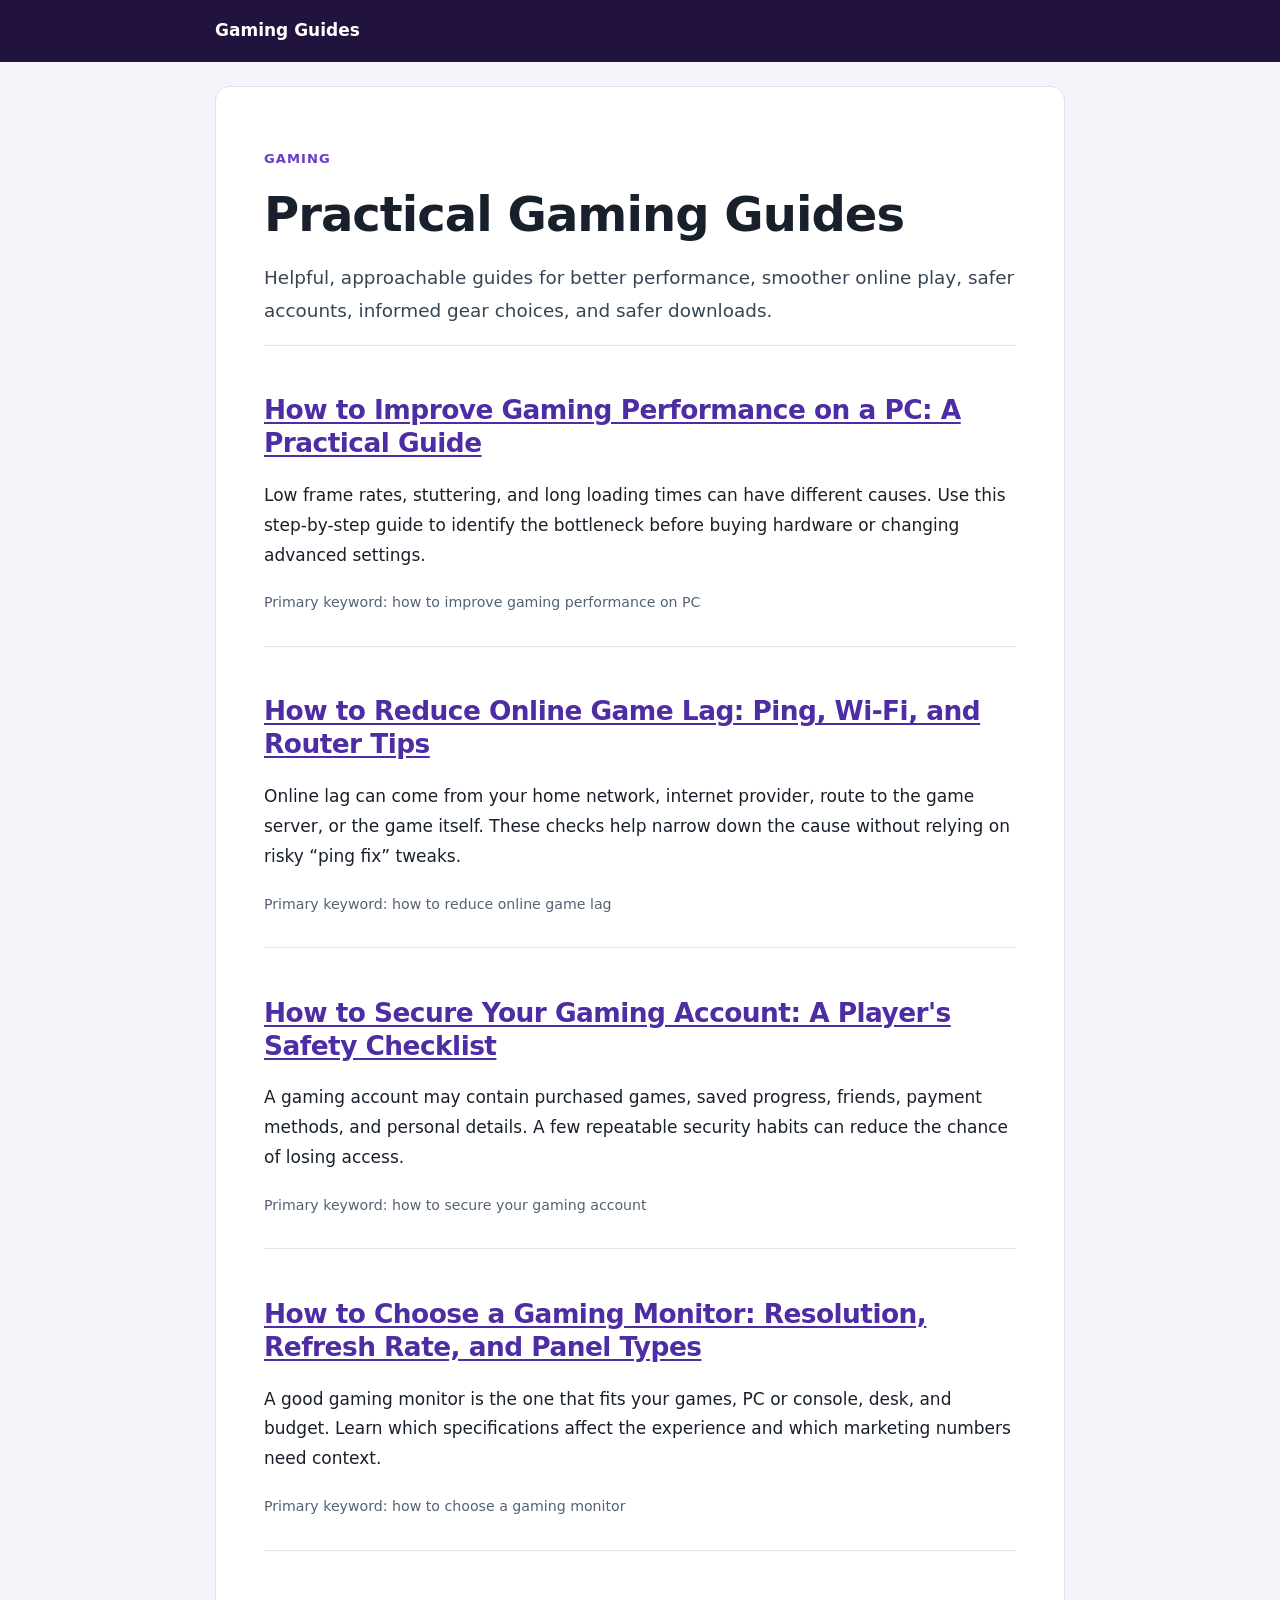
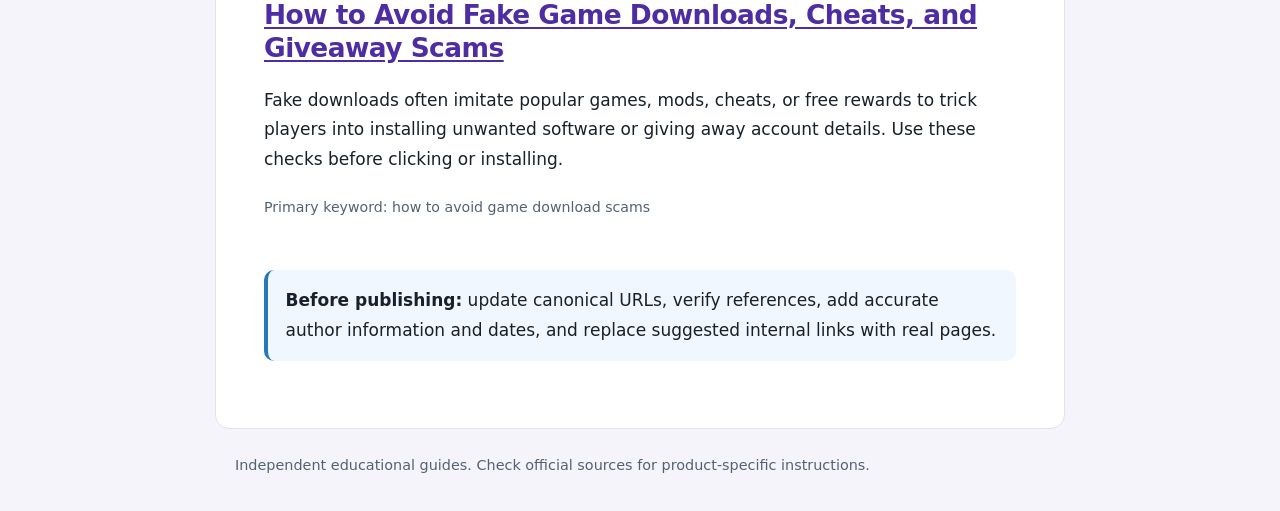
<file: index.html>
<!doctype html>
<html lang="en">
<head><meta charset="utf-8"><meta name="viewport" content="width=device-width, initial-scale=1">
<title>Gaming Guides | PC Performance, Online Play, and Account Safety</title>
<meta name="description" content="Practical gaming guides covering PC performance, online lag, account security, monitor selection, and safer game downloads.">
<link rel="stylesheet" href="style.css"></head>
<body>
<header class="site-header"><div class="header-inner"><a href="index.html">Gaming Guides</a></div></header>
<main><p class="eyebrow">Gaming</p><h1>Practical Gaming Guides</h1>
<p class="lede">Helpful, approachable guides for better performance, smoother online play, safer accounts, informed gear choices, and safer downloads.</p>
<article class="faq"><h2><a href="improve-gaming-performance.html">How to Improve Gaming Performance on a PC: A Practical Guide</a></h2><p>Low frame rates, stuttering, and long loading times can have different causes. Use this step-by-step guide to identify the bottleneck before buying hardware or changing advanced settings.</p><p><small>Primary keyword: how to improve gaming performance on PC</small></p></article>
<article class="faq"><h2><a href="reduce-online-game-lag.html">How to Reduce Online Game Lag: Ping, Wi-Fi, and Router Tips</a></h2><p>Online lag can come from your home network, internet provider, route to the game server, or the game itself. These checks help narrow down the cause without relying on risky “ping fix” tweaks.</p><p><small>Primary keyword: how to reduce online game lag</small></p></article>
<article class="faq"><h2><a href="secure-your-gaming-account.html">How to Secure Your Gaming Account: A Player's Safety Checklist</a></h2><p>A gaming account may contain purchased games, saved progress, friends, payment methods, and personal details. A few repeatable security habits can reduce the chance of losing access.</p><p><small>Primary keyword: how to secure your gaming account</small></p></article>
<article class="faq"><h2><a href="choose-a-gaming-monitor.html">How to Choose a Gaming Monitor: Resolution, Refresh Rate, and Panel Types</a></h2><p>A good gaming monitor is the one that fits your games, PC or console, desk, and budget. Learn which specifications affect the experience and which marketing numbers need context.</p><p><small>Primary keyword: how to choose a gaming monitor</small></p></article>
<article class="faq"><h2><a href="avoid-game-download-scams.html">How to Avoid Fake Game Downloads, Cheats, and Giveaway Scams</a></h2><p>Fake downloads often imitate popular games, mods, cheats, or free rewards to trick players into installing unwanted software or giving away account details. Use these checks before clicking or installing.</p><p><small>Primary keyword: how to avoid game download scams</small></p></article>
<div class="tip"><strong>Before publishing:</strong> update canonical URLs, verify references, add accurate author information and dates, and replace suggested internal links with real pages.</div>
</main><footer class="site-footer">Independent educational guides. Check official sources for product-specific instructions.</footer>
</body></html>
</file>
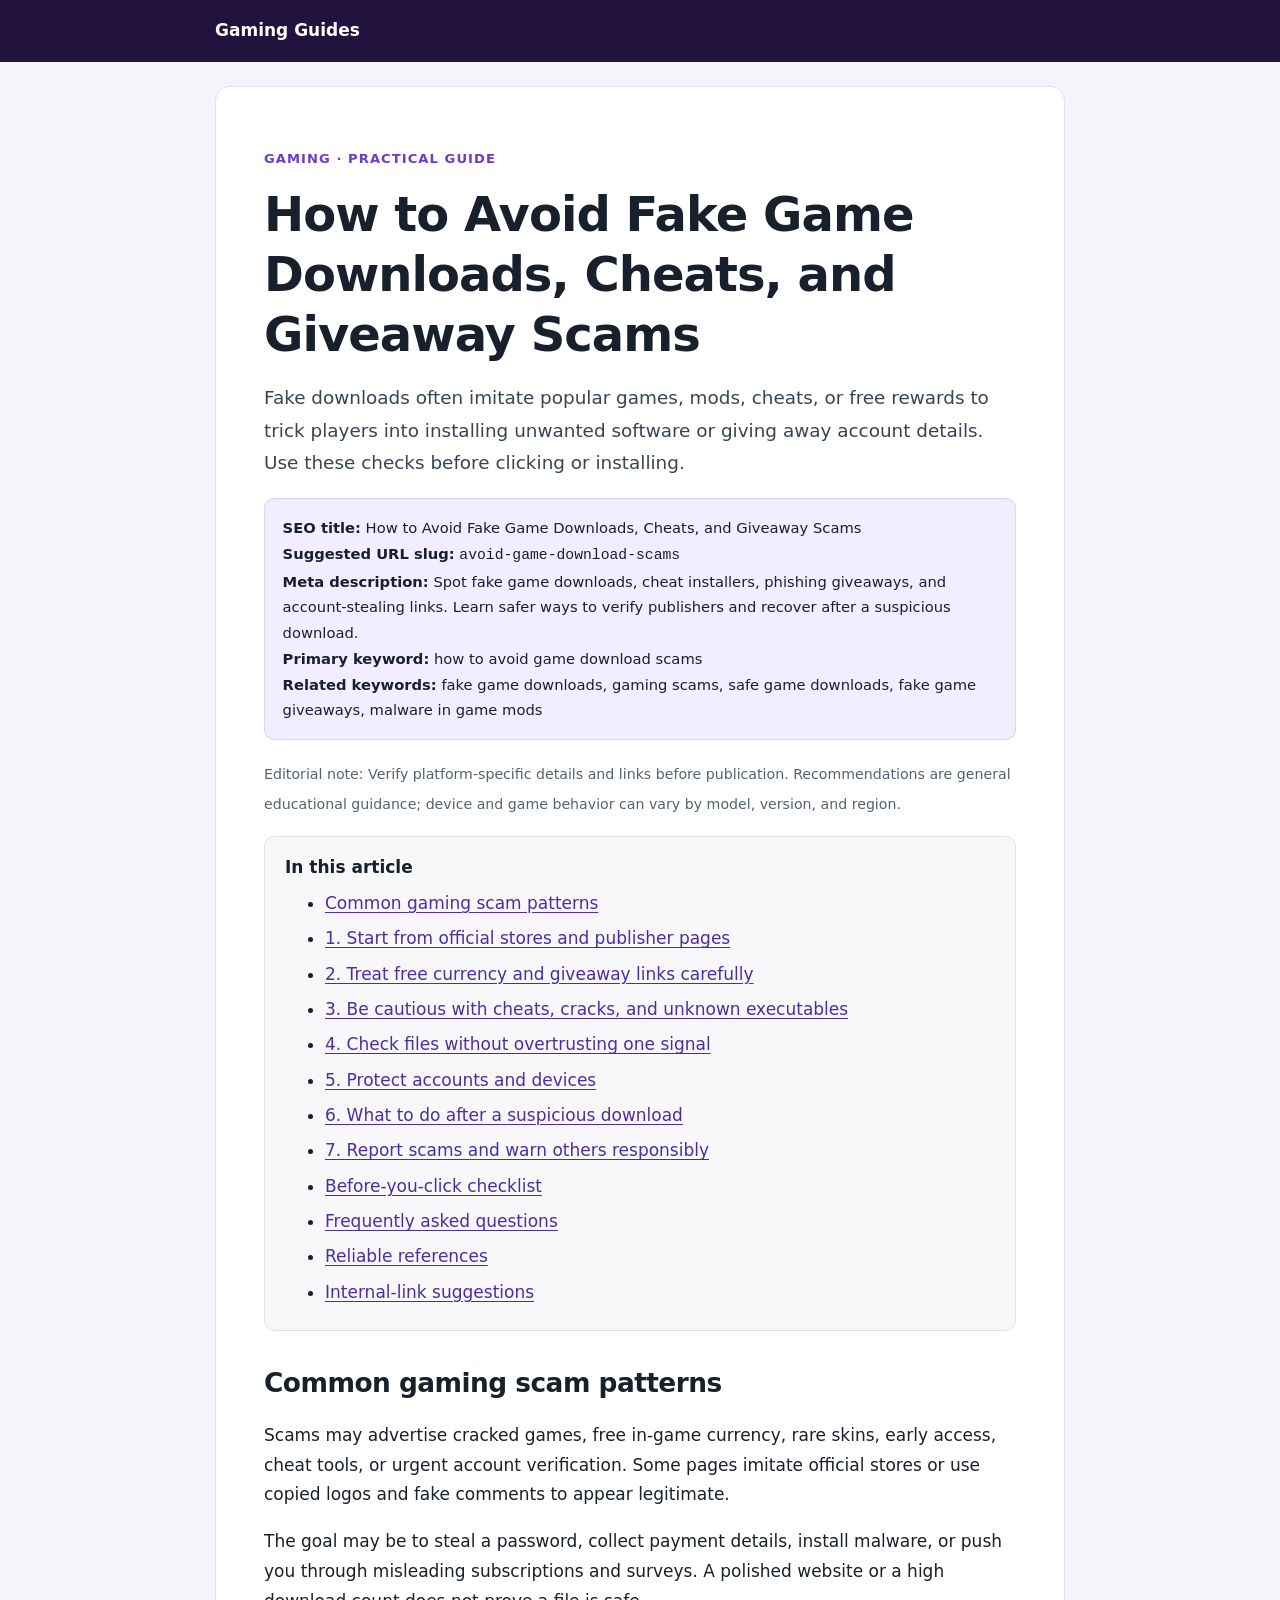
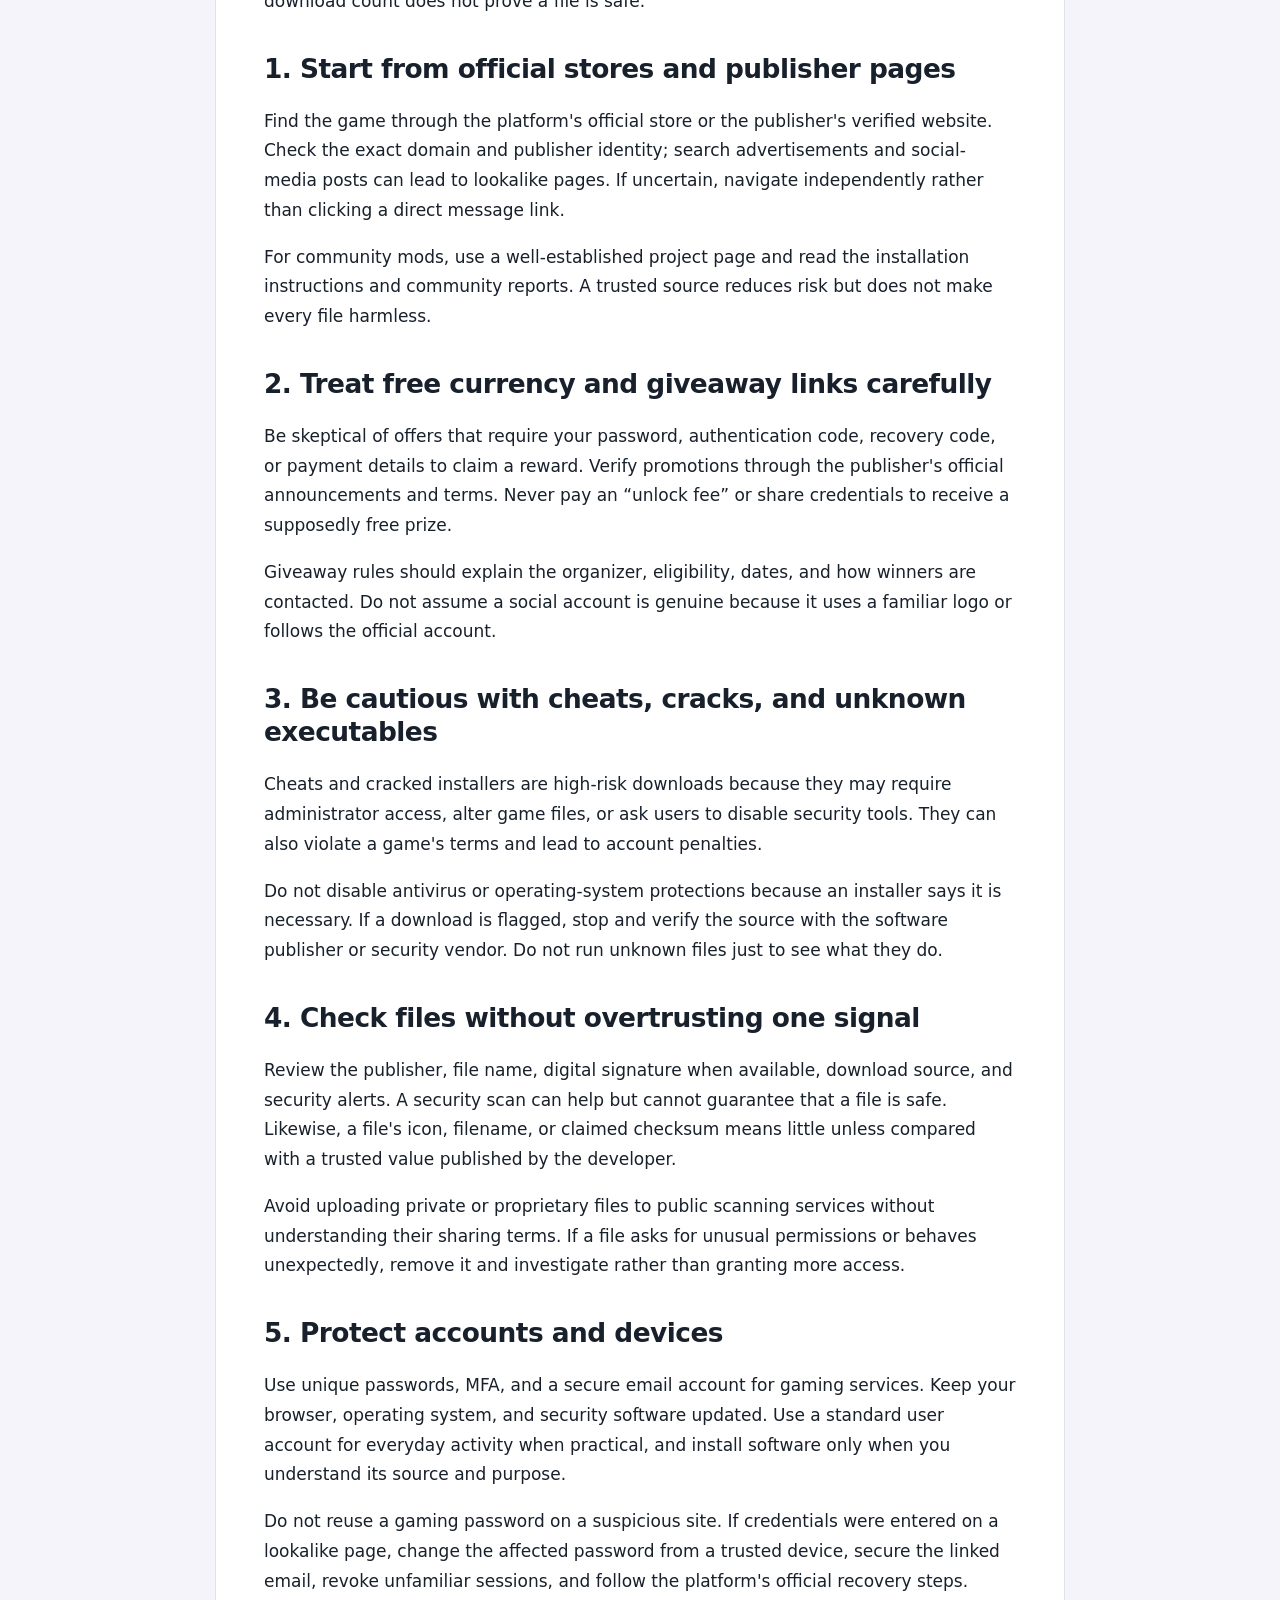
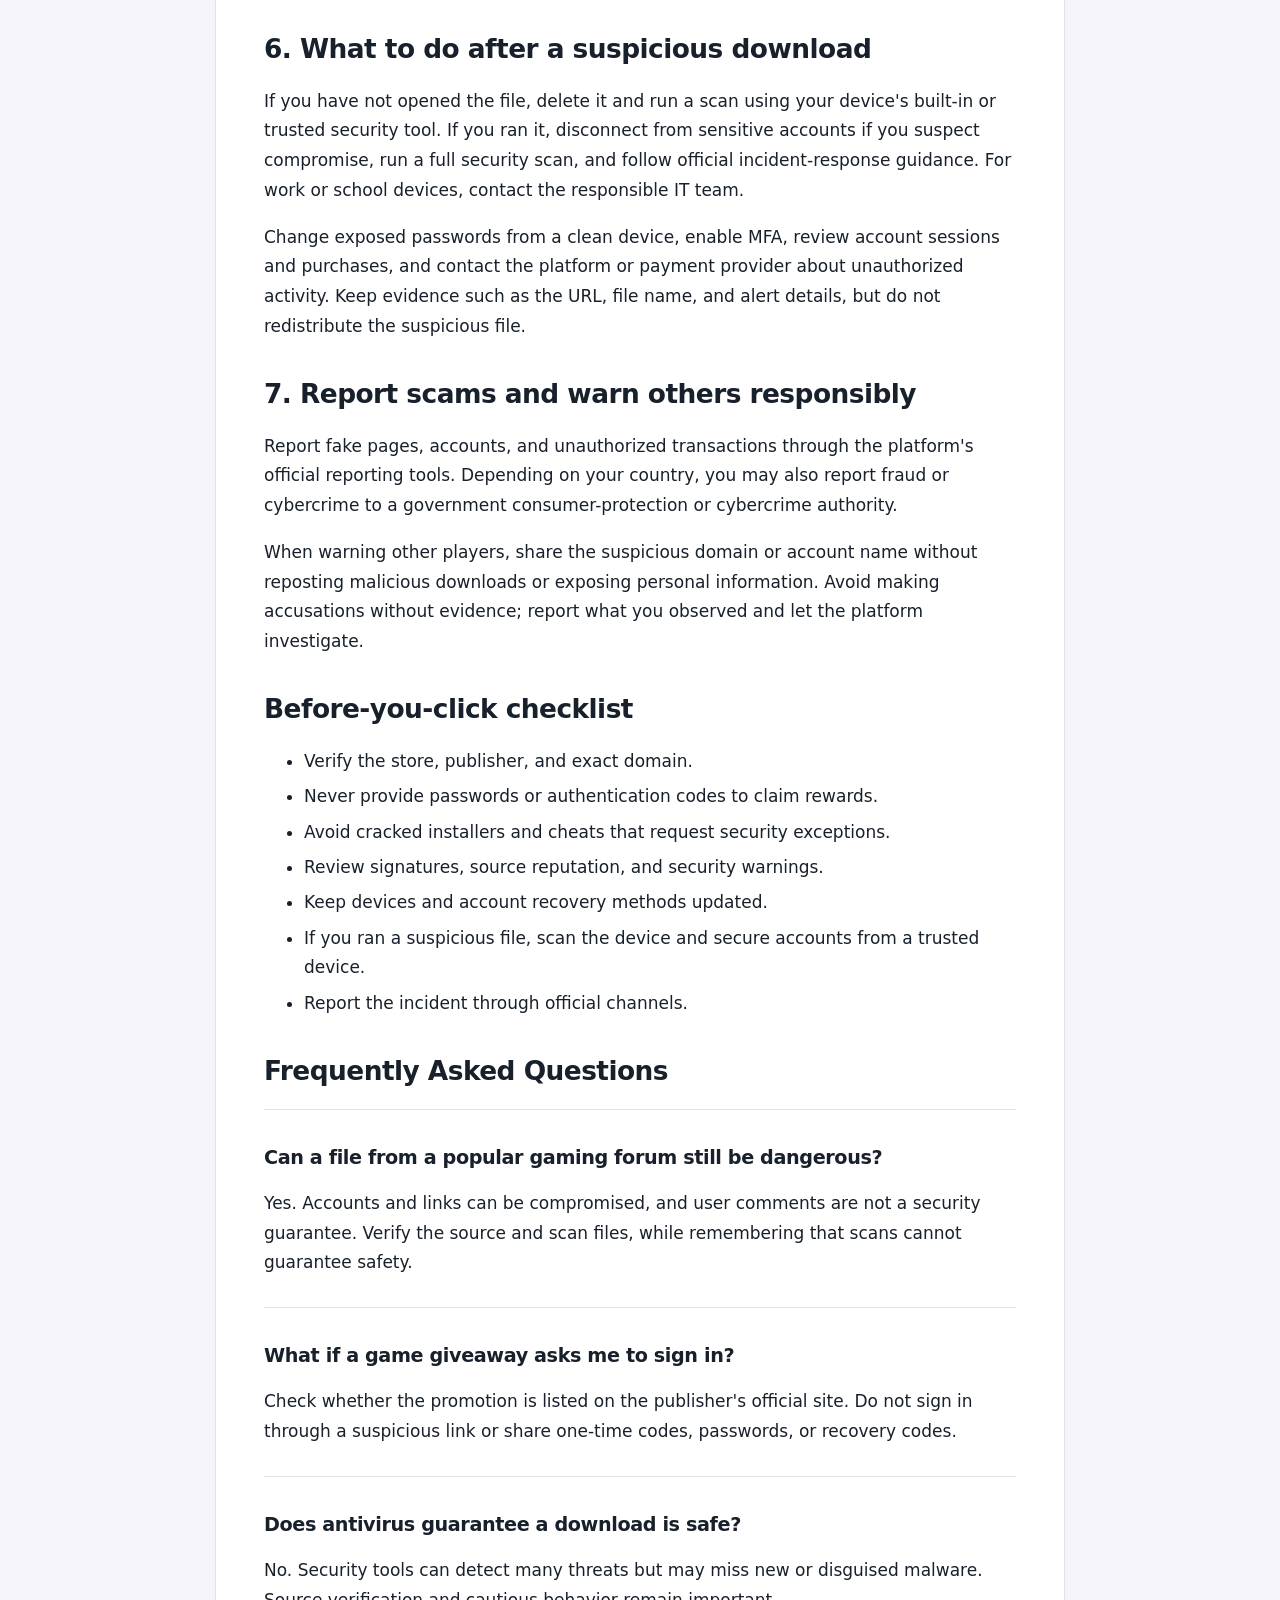
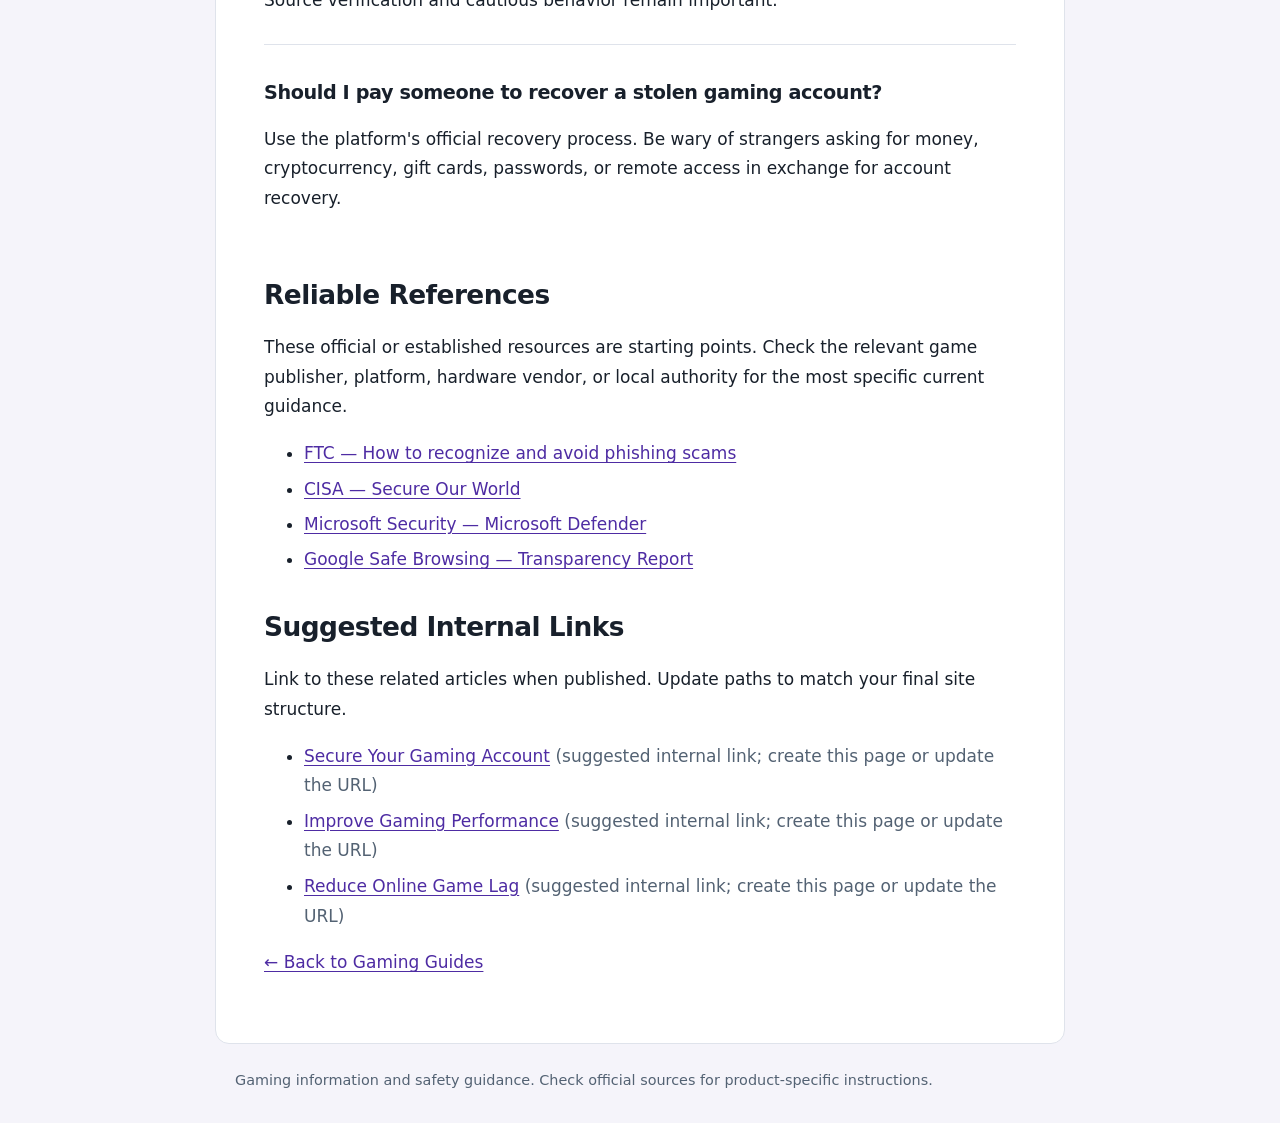
<file: avoid-game-download-scams.html>
<!doctype html>
<html lang="en">
<head>
  <meta charset="utf-8">
  <meta name="viewport" content="width=device-width, initial-scale=1">
  <title>How to Avoid Fake Game Downloads, Cheats, and Giveaway Scams</title>
  <meta name="description" content="Spot fake game downloads, cheat installers, phishing giveaways, and account-stealing links. Learn safer ways to verify publishers and recover after a suspicious download.">
  <meta name="robots" content="index,follow">
  <link rel="stylesheet" href="style.css">
  <!-- Replace the placeholder canonical URL with your published URL before launch. -->
  <link rel="canonical" href="https://YOUR-USERNAME.github.io/gaming/avoid-game-download-scams.html">
  <meta property="og:type" content="article">
  <meta property="og:title" content="How to Avoid Fake Game Downloads, Cheats, and Giveaway Scams">
  <meta property="og:description" content="Spot fake game downloads, cheat installers, phishing giveaways, and account-stealing links. Learn safer ways to verify publishers and recover after a suspicious download.">
</head>
<body>
<header class="site-header"><div class="header-inner"><a href="index.html">Gaming Guides</a></div></header>
<main>
  <p class="eyebrow">Gaming · Practical Guide</p>
  <h1>How to Avoid Fake Game Downloads, Cheats, and Giveaway Scams</h1>
  <p class="lede">Fake downloads often imitate popular games, mods, cheats, or free rewards to trick players into installing unwanted software or giving away account details. Use these checks before clicking or installing.</p>
  <div class="meta-panel">
    <strong>SEO title:</strong> How to Avoid Fake Game Downloads, Cheats, and Giveaway Scams<br>
    <strong>Suggested URL slug:</strong> <code>avoid-game-download-scams</code><br>
    <strong>Meta description:</strong> Spot fake game downloads, cheat installers, phishing giveaways, and account-stealing links. Learn safer ways to verify publishers and recover after a suspicious download.<br>
    <strong>Primary keyword:</strong> how to avoid game download scams<br>
    <strong>Related keywords:</strong> fake game downloads, gaming scams, safe game downloads, fake game giveaways, malware in game mods
  </div>
  <p><small>Editorial note: Verify platform-specific details and links before publication. Recommendations are general educational guidance; device and game behavior can vary by model, version, and region.</small></p>
  <nav class="toc" aria-label="Table of contents"><strong>In this article</strong><ul><li><a href="#section-1">Common gaming scam patterns</a></li>
<li><a href="#section-2">1. Start from official stores and publisher pages</a></li>
<li><a href="#section-3">2. Treat free currency and giveaway links carefully</a></li>
<li><a href="#section-4">3. Be cautious with cheats, cracks, and unknown executables</a></li>
<li><a href="#section-5">4. Check files without overtrusting one signal</a></li>
<li><a href="#section-6">5. Protect accounts and devices</a></li>
<li><a href="#section-7">6. What to do after a suspicious download</a></li>
<li><a href="#section-8">7. Report scams and warn others responsibly</a></li>
<li><a href="#section-9">Before-you-click checklist</a></li><li><a href="#faqs">Frequently asked questions</a></li><li><a href="#references">Reliable references</a></li><li><a href="#internal-links">Internal-link suggestions</a></li></ul></nav>
  <section id="section-1"><h2>Common gaming scam patterns</h2>
<p>Scams may advertise cracked games, free in-game currency, rare skins, early access, cheat tools, or urgent account verification. Some pages imitate official stores or use copied logos and fake comments to appear legitimate.</p>
<p>The goal may be to steal a password, collect payment details, install malware, or push you through misleading subscriptions and surveys. A polished website or a high download count does not prove a file is safe.</p>
</section><section id="section-2"><h2>1. Start from official stores and publisher pages</h2>
<p>Find the game through the platform's official store or the publisher's verified website. Check the exact domain and publisher identity; search advertisements and social-media posts can lead to lookalike pages. If uncertain, navigate independently rather than clicking a direct message link.</p>
<p>For community mods, use a well-established project page and read the installation instructions and community reports. A trusted source reduces risk but does not make every file harmless.</p>
</section><section id="section-3"><h2>2. Treat free currency and giveaway links carefully</h2>
<p>Be skeptical of offers that require your password, authentication code, recovery code, or payment details to claim a reward. Verify promotions through the publisher's official announcements and terms. Never pay an “unlock fee” or share credentials to receive a supposedly free prize.</p>
<p>Giveaway rules should explain the organizer, eligibility, dates, and how winners are contacted. Do not assume a social account is genuine because it uses a familiar logo or follows the official account.</p>
</section><section id="section-4"><h2>3. Be cautious with cheats, cracks, and unknown executables</h2>
<p>Cheats and cracked installers are high-risk downloads because they may require administrator access, alter game files, or ask users to disable security tools. They can also violate a game's terms and lead to account penalties.</p>
<p>Do not disable antivirus or operating-system protections because an installer says it is necessary. If a download is flagged, stop and verify the source with the software publisher or security vendor. Do not run unknown files just to see what they do.</p>
</section><section id="section-5"><h2>4. Check files without overtrusting one signal</h2>
<p>Review the publisher, file name, digital signature when available, download source, and security alerts. A security scan can help but cannot guarantee that a file is safe. Likewise, a file's icon, filename, or claimed checksum means little unless compared with a trusted value published by the developer.</p>
<p>Avoid uploading private or proprietary files to public scanning services without understanding their sharing terms. If a file asks for unusual permissions or behaves unexpectedly, remove it and investigate rather than granting more access.</p>
</section><section id="section-6"><h2>5. Protect accounts and devices</h2>
<p>Use unique passwords, MFA, and a secure email account for gaming services. Keep your browser, operating system, and security software updated. Use a standard user account for everyday activity when practical, and install software only when you understand its source and purpose.</p>
<p>Do not reuse a gaming password on a suspicious site. If credentials were entered on a lookalike page, change the affected password from a trusted device, secure the linked email, revoke unfamiliar sessions, and follow the platform's official recovery steps.</p>
</section><section id="section-7"><h2>6. What to do after a suspicious download</h2>
<p>If you have not opened the file, delete it and run a scan using your device's built-in or trusted security tool. If you ran it, disconnect from sensitive accounts if you suspect compromise, run a full security scan, and follow official incident-response guidance. For work or school devices, contact the responsible IT team.</p>
<p>Change exposed passwords from a clean device, enable MFA, review account sessions and purchases, and contact the platform or payment provider about unauthorized activity. Keep evidence such as the URL, file name, and alert details, but do not redistribute the suspicious file.</p>
</section><section id="section-8"><h2>7. Report scams and warn others responsibly</h2>
<p>Report fake pages, accounts, and unauthorized transactions through the platform's official reporting tools. Depending on your country, you may also report fraud or cybercrime to a government consumer-protection or cybercrime authority.</p>
<p>When warning other players, share the suspicious domain or account name without reposting malicious downloads or exposing personal information. Avoid making accusations without evidence; report what you observed and let the platform investigate.</p>
</section><section id="section-9"><h2>Before-you-click checklist</h2>
<ul><li>Verify the store, publisher, and exact domain.</li><li>Never provide passwords or authentication codes to claim rewards.</li><li>Avoid cracked installers and cheats that request security exceptions.</li><li>Review signatures, source reputation, and security warnings.</li><li>Keep devices and account recovery methods updated.</li><li>If you ran a suspicious file, scan the device and secure accounts from a trusted device.</li><li>Report the incident through official channels.</li></ul>
</section>
  <section id="faqs"><h2>Frequently Asked Questions</h2><div class="faq"><h3>Can a file from a popular gaming forum still be dangerous?</h3><p>Yes. Accounts and links can be compromised, and user comments are not a security guarantee. Verify the source and scan files, while remembering that scans cannot guarantee safety.</p></div>
<div class="faq"><h3>What if a game giveaway asks me to sign in?</h3><p>Check whether the promotion is listed on the publisher's official site. Do not sign in through a suspicious link or share one-time codes, passwords, or recovery codes.</p></div>
<div class="faq"><h3>Does antivirus guarantee a download is safe?</h3><p>No. Security tools can detect many threats but may miss new or disguised malware. Source verification and cautious behavior remain important.</p></div>
<div class="faq"><h3>Should I pay someone to recover a stolen gaming account?</h3><p>Use the platform's official recovery process. Be wary of strangers asking for money, cryptocurrency, gift cards, passwords, or remote access in exchange for account recovery.</p></div></section>
  <section id="references"><h2>Reliable References</h2><p>These official or established resources are starting points. Check the relevant game publisher, platform, hardware vendor, or local authority for the most specific current guidance.</p><ul><li><a href="https://consumer.ftc.gov/articles/how-recognize-and-avoid-phishing-scams" rel="noopener noreferrer">FTC — How to recognize and avoid phishing scams</a></li>
<li><a href="https://www.cisa.gov/secure-our-world" rel="noopener noreferrer">CISA — Secure Our World</a></li>
<li><a href="https://www.microsoft.com/en-us/security" rel="noopener noreferrer">Microsoft Security — Microsoft Defender</a></li>
<li><a href="https://transparencyreport.google.com/safe-browsing/search" rel="noopener noreferrer">Google Safe Browsing — Transparency Report</a></li></ul></section>
  <section id="internal-links"><h2>Suggested Internal Links</h2><p>Link to these related articles when published. Update paths to match your final site structure.</p><ul><li><a href="/gaming/secure-your-gaming-account.html">Secure Your Gaming Account</a> <span class="muted">(suggested internal link; create this page or update the URL)</span></li>
<li><a href="/gaming/improve-gaming-performance.html">Improve Gaming Performance</a> <span class="muted">(suggested internal link; create this page or update the URL)</span></li>
<li><a href="/gaming/reduce-online-game-lag.html">Reduce Online Game Lag</a> <span class="muted">(suggested internal link; create this page or update the URL)</span></li></ul></section>
  <p><a href="index.html">← Back to Gaming Guides</a></p>
</main>
<footer class="site-footer"><div>Gaming information and safety guidance. Check official sources for product-specific instructions.</div></footer>
</body>
</html>
</file>
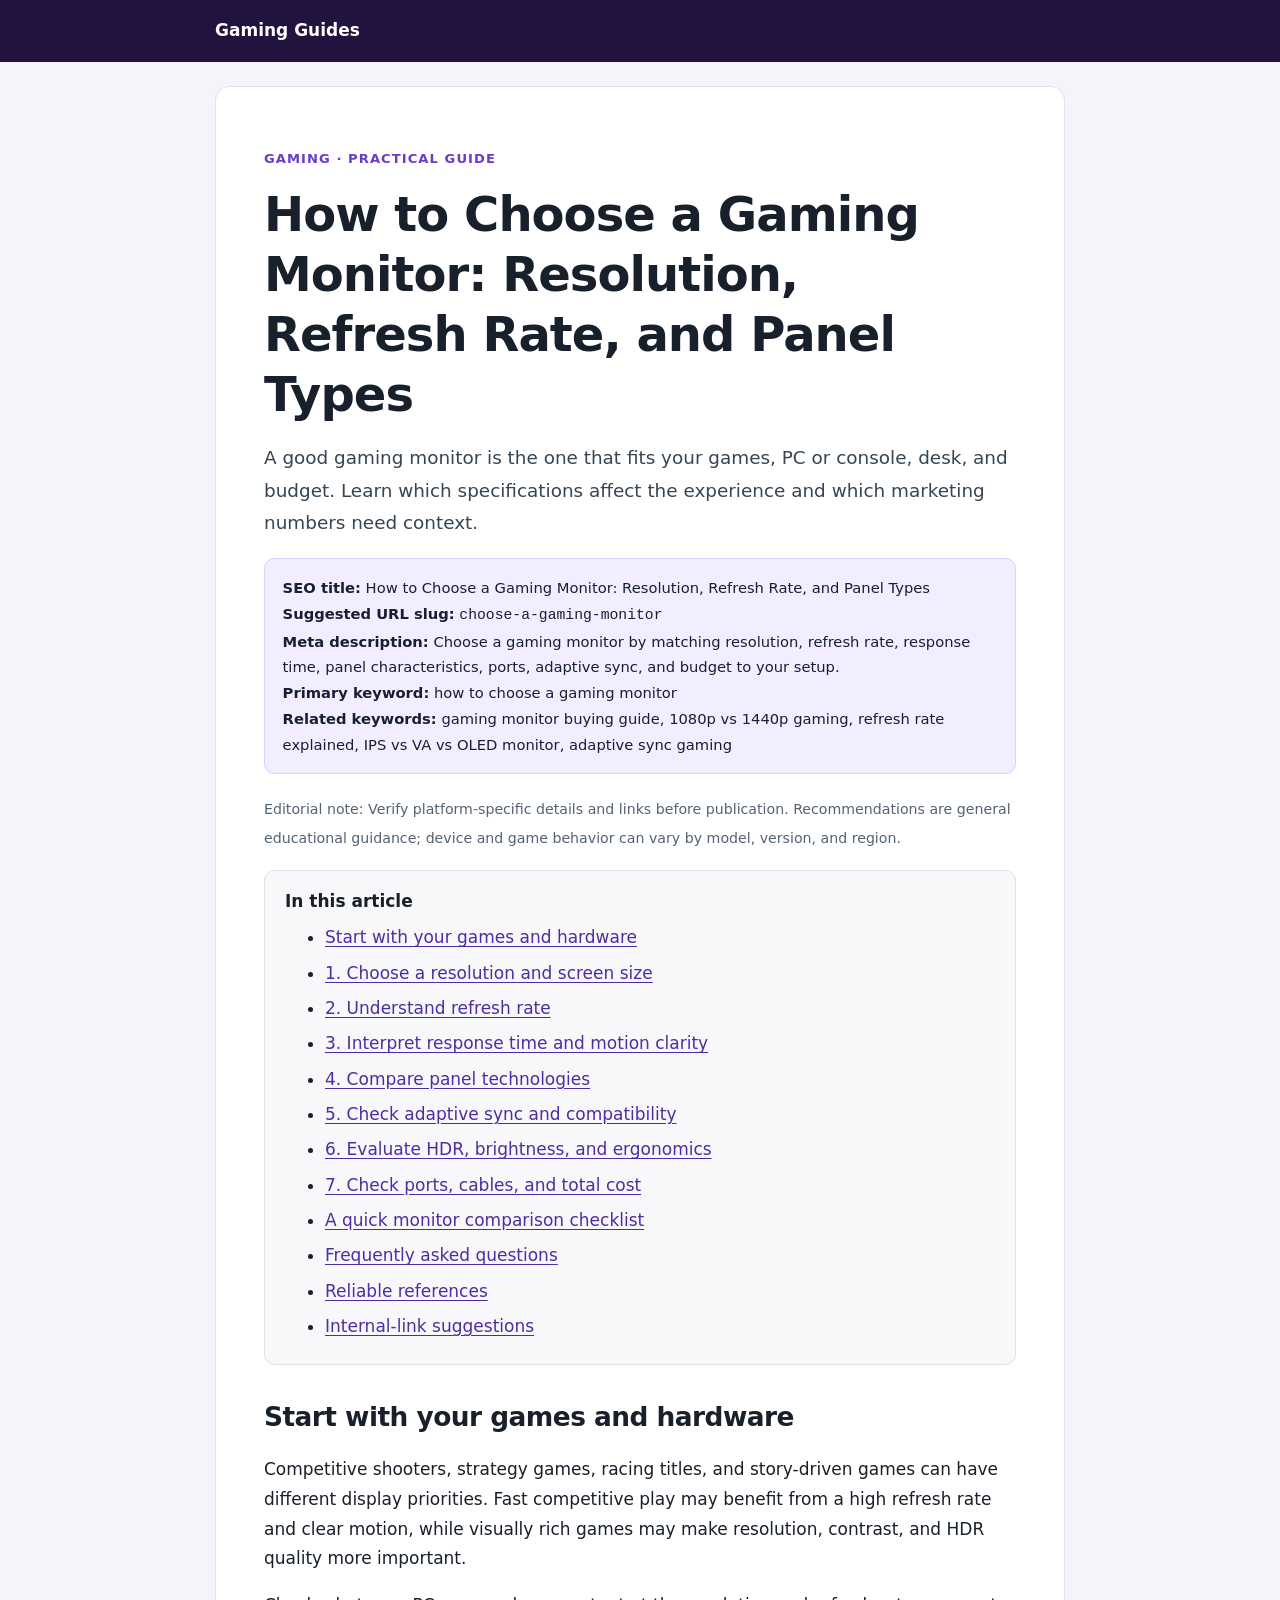
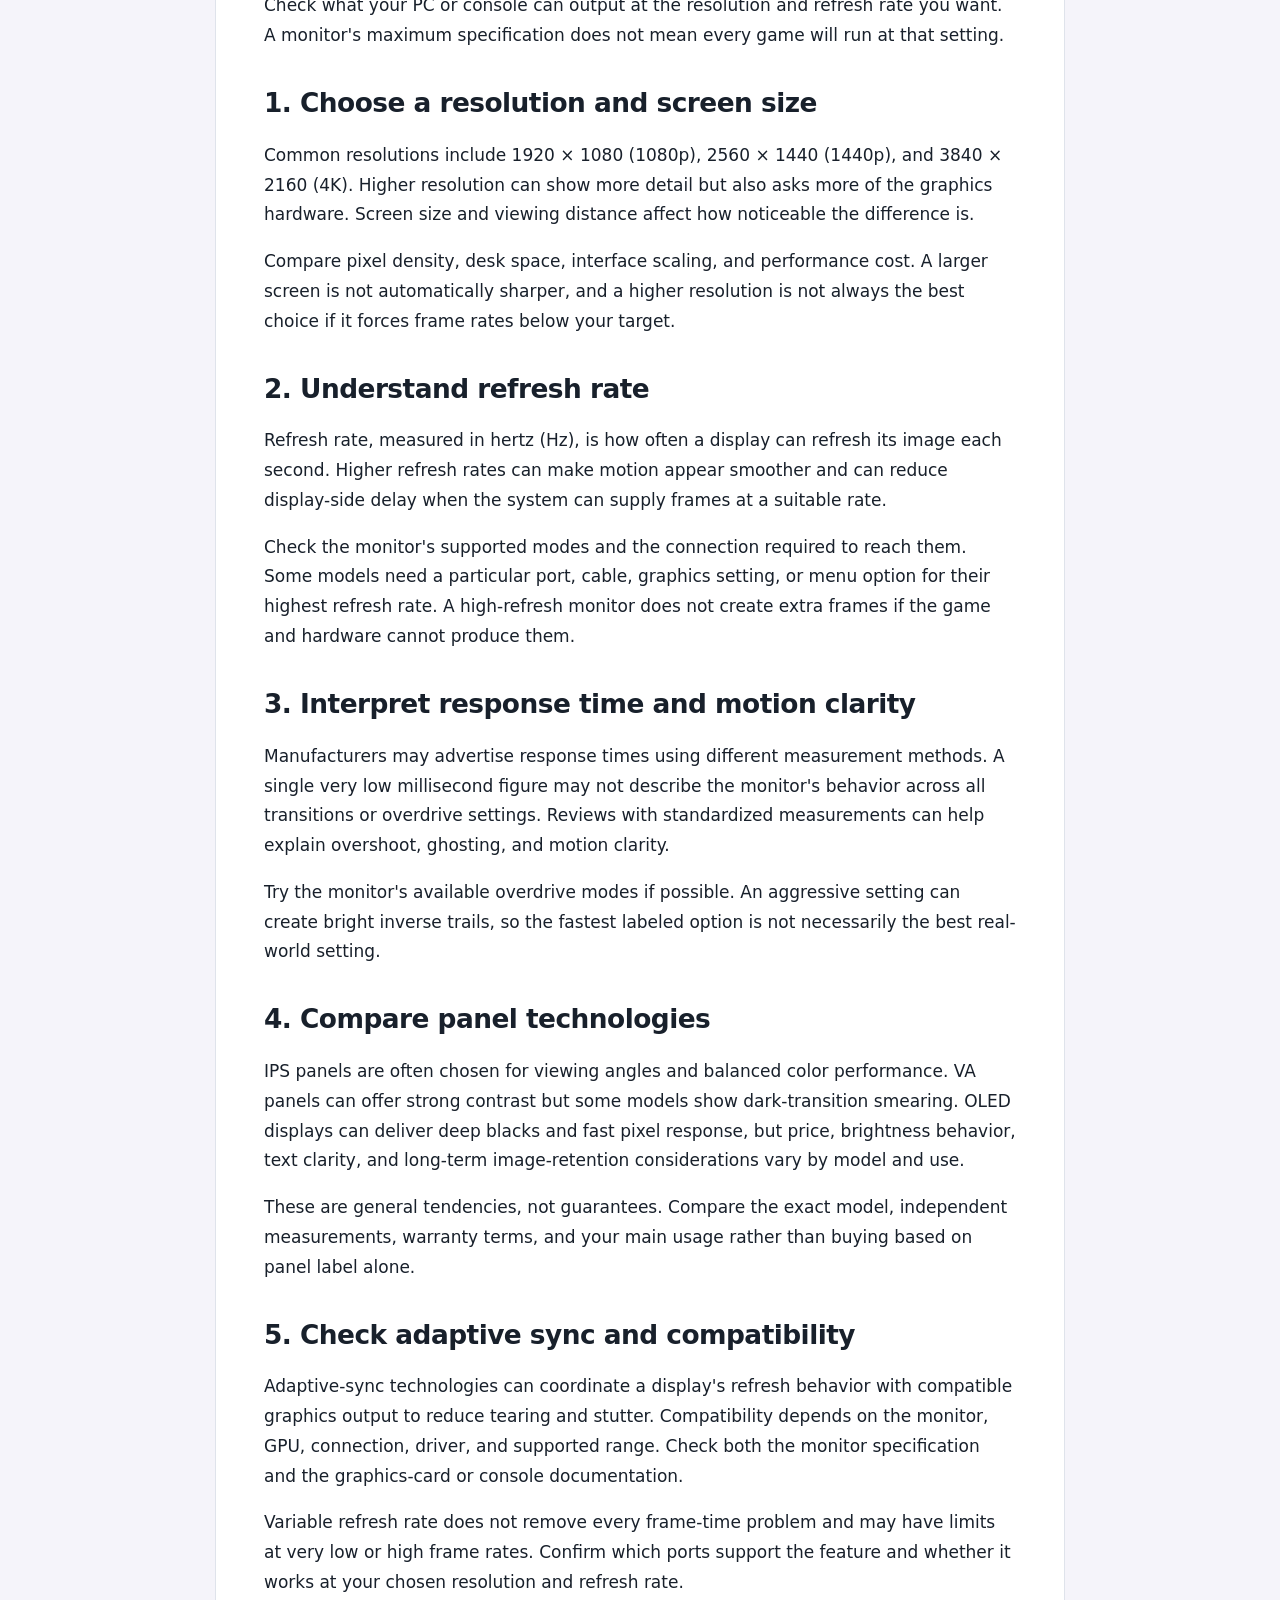
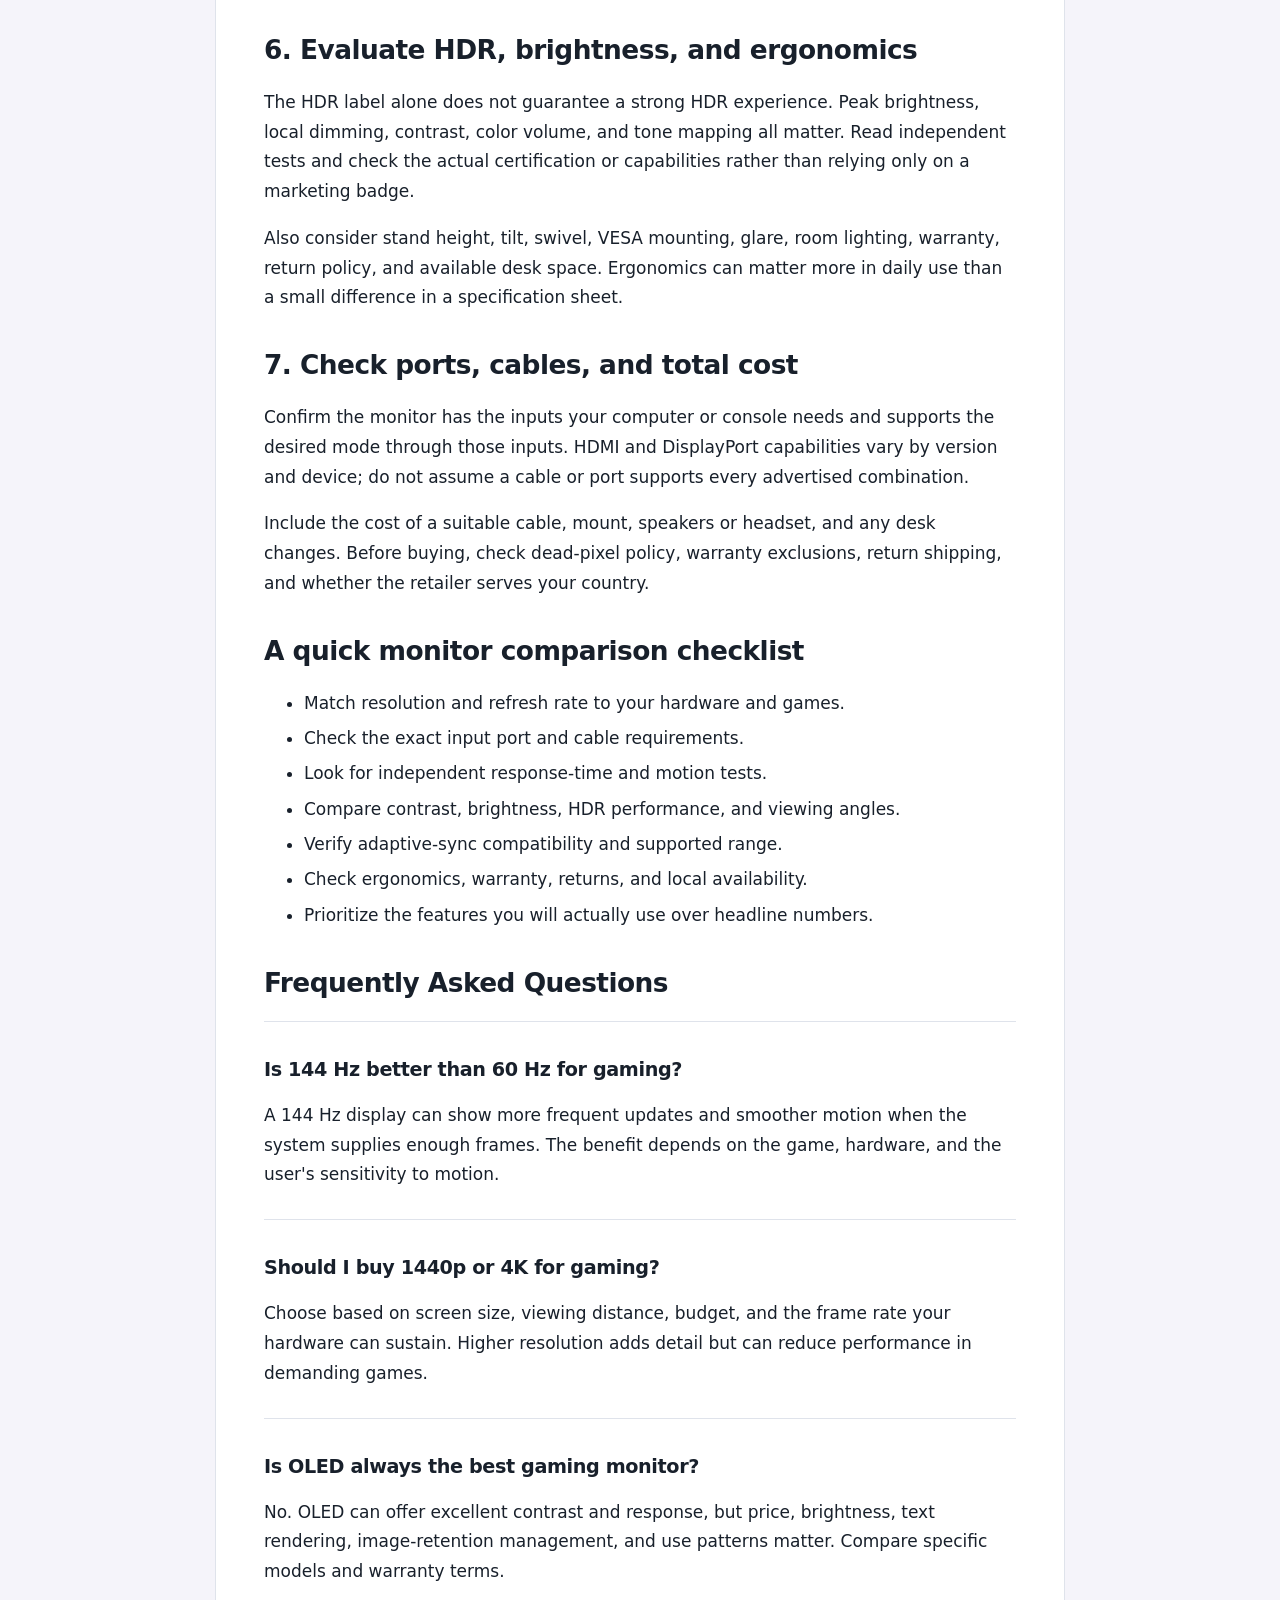
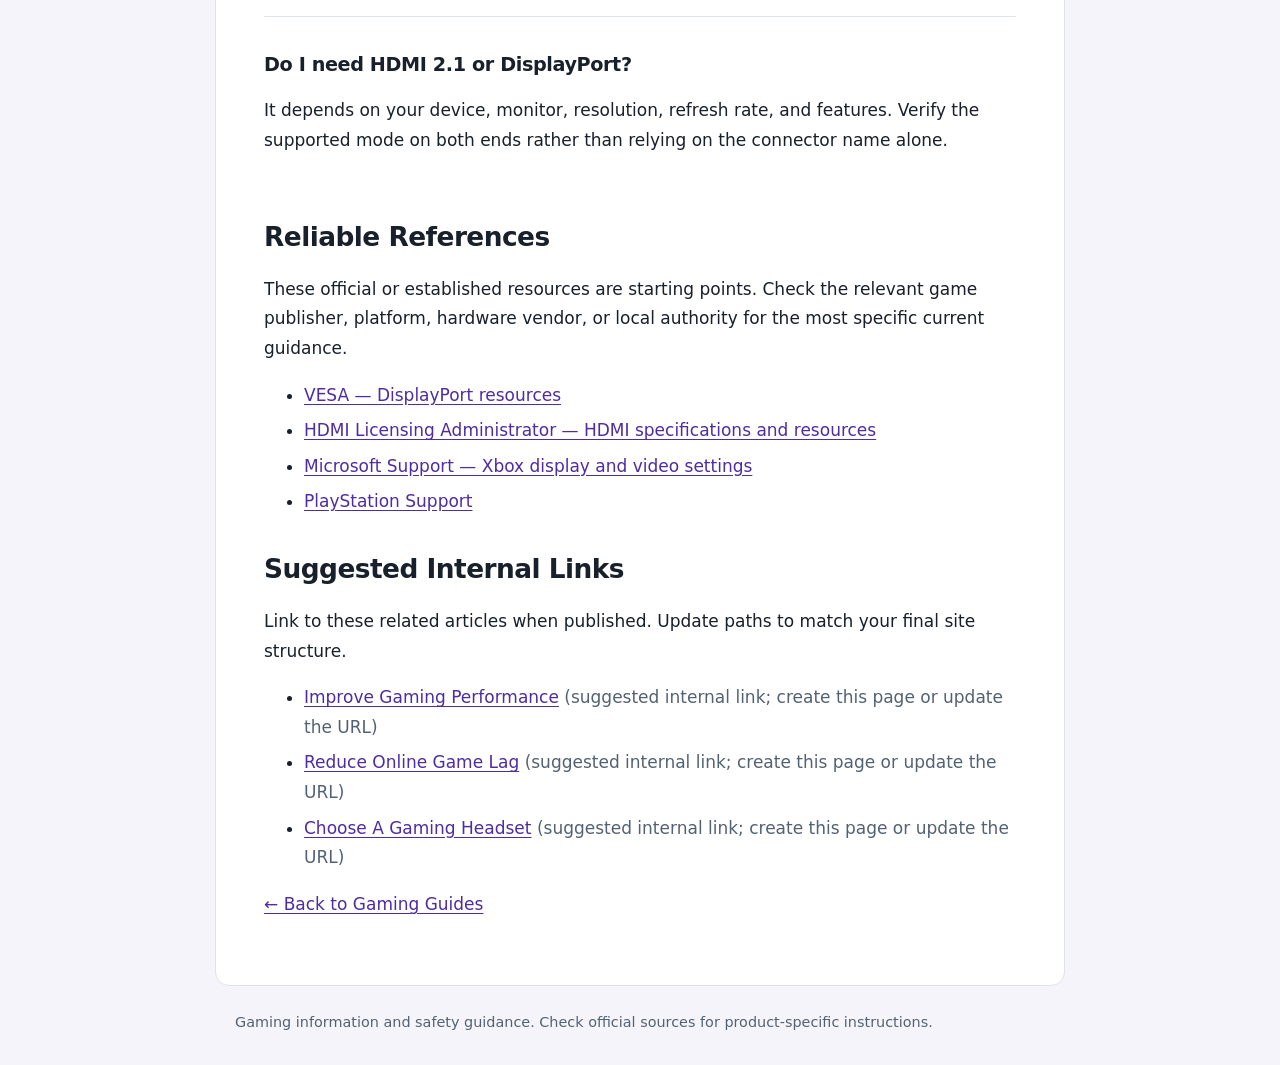
<file: choose-a-gaming-monitor.html>
<!doctype html>
<html lang="en">
<head>
  <meta charset="utf-8">
  <meta name="viewport" content="width=device-width, initial-scale=1">
  <title>How to Choose a Gaming Monitor: Resolution, Refresh Rate, and Panel Types</title>
  <meta name="description" content="Choose a gaming monitor by matching resolution, refresh rate, response time, panel characteristics, ports, adaptive sync, and budget to your setup.">
  <meta name="robots" content="index,follow">
  <link rel="stylesheet" href="style.css">
  <!-- Replace the placeholder canonical URL with your published URL before launch. -->
  <link rel="canonical" href="https://YOUR-USERNAME.github.io/gaming/choose-a-gaming-monitor.html">
  <meta property="og:type" content="article">
  <meta property="og:title" content="How to Choose a Gaming Monitor: Resolution, Refresh Rate, and Panel Types">
  <meta property="og:description" content="Choose a gaming monitor by matching resolution, refresh rate, response time, panel characteristics, ports, adaptive sync, and budget to your setup.">
</head>
<body>
<header class="site-header"><div class="header-inner"><a href="index.html">Gaming Guides</a></div></header>
<main>
  <p class="eyebrow">Gaming · Practical Guide</p>
  <h1>How to Choose a Gaming Monitor: Resolution, Refresh Rate, and Panel Types</h1>
  <p class="lede">A good gaming monitor is the one that fits your games, PC or console, desk, and budget. Learn which specifications affect the experience and which marketing numbers need context.</p>
  <div class="meta-panel">
    <strong>SEO title:</strong> How to Choose a Gaming Monitor: Resolution, Refresh Rate, and Panel Types<br>
    <strong>Suggested URL slug:</strong> <code>choose-a-gaming-monitor</code><br>
    <strong>Meta description:</strong> Choose a gaming monitor by matching resolution, refresh rate, response time, panel characteristics, ports, adaptive sync, and budget to your setup.<br>
    <strong>Primary keyword:</strong> how to choose a gaming monitor<br>
    <strong>Related keywords:</strong> gaming monitor buying guide, 1080p vs 1440p gaming, refresh rate explained, IPS vs VA vs OLED monitor, adaptive sync gaming
  </div>
  <p><small>Editorial note: Verify platform-specific details and links before publication. Recommendations are general educational guidance; device and game behavior can vary by model, version, and region.</small></p>
  <nav class="toc" aria-label="Table of contents"><strong>In this article</strong><ul><li><a href="#section-1">Start with your games and hardware</a></li>
<li><a href="#section-2">1. Choose a resolution and screen size</a></li>
<li><a href="#section-3">2. Understand refresh rate</a></li>
<li><a href="#section-4">3. Interpret response time and motion clarity</a></li>
<li><a href="#section-5">4. Compare panel technologies</a></li>
<li><a href="#section-6">5. Check adaptive sync and compatibility</a></li>
<li><a href="#section-7">6. Evaluate HDR, brightness, and ergonomics</a></li>
<li><a href="#section-8">7. Check ports, cables, and total cost</a></li>
<li><a href="#section-9">A quick monitor comparison checklist</a></li><li><a href="#faqs">Frequently asked questions</a></li><li><a href="#references">Reliable references</a></li><li><a href="#internal-links">Internal-link suggestions</a></li></ul></nav>
  <section id="section-1"><h2>Start with your games and hardware</h2>
<p>Competitive shooters, strategy games, racing titles, and story-driven games can have different display priorities. Fast competitive play may benefit from a high refresh rate and clear motion, while visually rich games may make resolution, contrast, and HDR quality more important.</p>
<p>Check what your PC or console can output at the resolution and refresh rate you want. A monitor's maximum specification does not mean every game will run at that setting.</p>
</section><section id="section-2"><h2>1. Choose a resolution and screen size</h2>
<p>Common resolutions include 1920 × 1080 (1080p), 2560 × 1440 (1440p), and 3840 × 2160 (4K). Higher resolution can show more detail but also asks more of the graphics hardware. Screen size and viewing distance affect how noticeable the difference is.</p>
<p>Compare pixel density, desk space, interface scaling, and performance cost. A larger screen is not automatically sharper, and a higher resolution is not always the best choice if it forces frame rates below your target.</p>
</section><section id="section-3"><h2>2. Understand refresh rate</h2>
<p>Refresh rate, measured in hertz (Hz), is how often a display can refresh its image each second. Higher refresh rates can make motion appear smoother and can reduce display-side delay when the system can supply frames at a suitable rate.</p>
<p>Check the monitor's supported modes and the connection required to reach them. Some models need a particular port, cable, graphics setting, or menu option for their highest refresh rate. A high-refresh monitor does not create extra frames if the game and hardware cannot produce them.</p>
</section><section id="section-4"><h2>3. Interpret response time and motion clarity</h2>
<p>Manufacturers may advertise response times using different measurement methods. A single very low millisecond figure may not describe the monitor's behavior across all transitions or overdrive settings. Reviews with standardized measurements can help explain overshoot, ghosting, and motion clarity.</p>
<p>Try the monitor's available overdrive modes if possible. An aggressive setting can create bright inverse trails, so the fastest labeled option is not necessarily the best real-world setting.</p>
</section><section id="section-5"><h2>4. Compare panel technologies</h2>
<p>IPS panels are often chosen for viewing angles and balanced color performance. VA panels can offer strong contrast but some models show dark-transition smearing. OLED displays can deliver deep blacks and fast pixel response, but price, brightness behavior, text clarity, and long-term image-retention considerations vary by model and use.</p>
<p>These are general tendencies, not guarantees. Compare the exact model, independent measurements, warranty terms, and your main usage rather than buying based on panel label alone.</p>
</section><section id="section-6"><h2>5. Check adaptive sync and compatibility</h2>
<p>Adaptive-sync technologies can coordinate a display's refresh behavior with compatible graphics output to reduce tearing and stutter. Compatibility depends on the monitor, GPU, connection, driver, and supported range. Check both the monitor specification and the graphics-card or console documentation.</p>
<p>Variable refresh rate does not remove every frame-time problem and may have limits at very low or high frame rates. Confirm which ports support the feature and whether it works at your chosen resolution and refresh rate.</p>
</section><section id="section-7"><h2>6. Evaluate HDR, brightness, and ergonomics</h2>
<p>The HDR label alone does not guarantee a strong HDR experience. Peak brightness, local dimming, contrast, color volume, and tone mapping all matter. Read independent tests and check the actual certification or capabilities rather than relying only on a marketing badge.</p>
<p>Also consider stand height, tilt, swivel, VESA mounting, glare, room lighting, warranty, return policy, and available desk space. Ergonomics can matter more in daily use than a small difference in a specification sheet.</p>
</section><section id="section-8"><h2>7. Check ports, cables, and total cost</h2>
<p>Confirm the monitor has the inputs your computer or console needs and supports the desired mode through those inputs. HDMI and DisplayPort capabilities vary by version and device; do not assume a cable or port supports every advertised combination.</p>
<p>Include the cost of a suitable cable, mount, speakers or headset, and any desk changes. Before buying, check dead-pixel policy, warranty exclusions, return shipping, and whether the retailer serves your country.</p>
</section><section id="section-9"><h2>A quick monitor comparison checklist</h2>
<ul><li>Match resolution and refresh rate to your hardware and games.</li><li>Check the exact input port and cable requirements.</li><li>Look for independent response-time and motion tests.</li><li>Compare contrast, brightness, HDR performance, and viewing angles.</li><li>Verify adaptive-sync compatibility and supported range.</li><li>Check ergonomics, warranty, returns, and local availability.</li><li>Prioritize the features you will actually use over headline numbers.</li></ul>
</section>
  <section id="faqs"><h2>Frequently Asked Questions</h2><div class="faq"><h3>Is 144 Hz better than 60 Hz for gaming?</h3><p>A 144 Hz display can show more frequent updates and smoother motion when the system supplies enough frames. The benefit depends on the game, hardware, and the user's sensitivity to motion.</p></div>
<div class="faq"><h3>Should I buy 1440p or 4K for gaming?</h3><p>Choose based on screen size, viewing distance, budget, and the frame rate your hardware can sustain. Higher resolution adds detail but can reduce performance in demanding games.</p></div>
<div class="faq"><h3>Is OLED always the best gaming monitor?</h3><p>No. OLED can offer excellent contrast and response, but price, brightness, text rendering, image-retention management, and use patterns matter. Compare specific models and warranty terms.</p></div>
<div class="faq"><h3>Do I need HDMI 2.1 or DisplayPort?</h3><p>It depends on your device, monitor, resolution, refresh rate, and features. Verify the supported mode on both ends rather than relying on the connector name alone.</p></div></section>
  <section id="references"><h2>Reliable References</h2><p>These official or established resources are starting points. Check the relevant game publisher, platform, hardware vendor, or local authority for the most specific current guidance.</p><ul><li><a href="https://www.displayport.org/" rel="noopener noreferrer">VESA — DisplayPort resources</a></li>
<li><a href="https://www.hdmi.org/" rel="noopener noreferrer">HDMI Licensing Administrator — HDMI specifications and resources</a></li>
<li><a href="https://support.xbox.com/" rel="noopener noreferrer">Microsoft Support — Xbox display and video settings</a></li>
<li><a href="https://www.playstation.com/support/" rel="noopener noreferrer">PlayStation Support</a></li></ul></section>
  <section id="internal-links"><h2>Suggested Internal Links</h2><p>Link to these related articles when published. Update paths to match your final site structure.</p><ul><li><a href="/gaming/improve-gaming-performance.html">Improve Gaming Performance</a> <span class="muted">(suggested internal link; create this page or update the URL)</span></li>
<li><a href="/gaming/reduce-online-game-lag.html">Reduce Online Game Lag</a> <span class="muted">(suggested internal link; create this page or update the URL)</span></li>
<li><a href="/gaming/choose-a-gaming-headset.html">Choose A Gaming Headset</a> <span class="muted">(suggested internal link; create this page or update the URL)</span></li></ul></section>
  <p><a href="index.html">← Back to Gaming Guides</a></p>
</main>
<footer class="site-footer"><div>Gaming information and safety guidance. Check official sources for product-specific instructions.</div></footer>
</body>
</html>
</file>
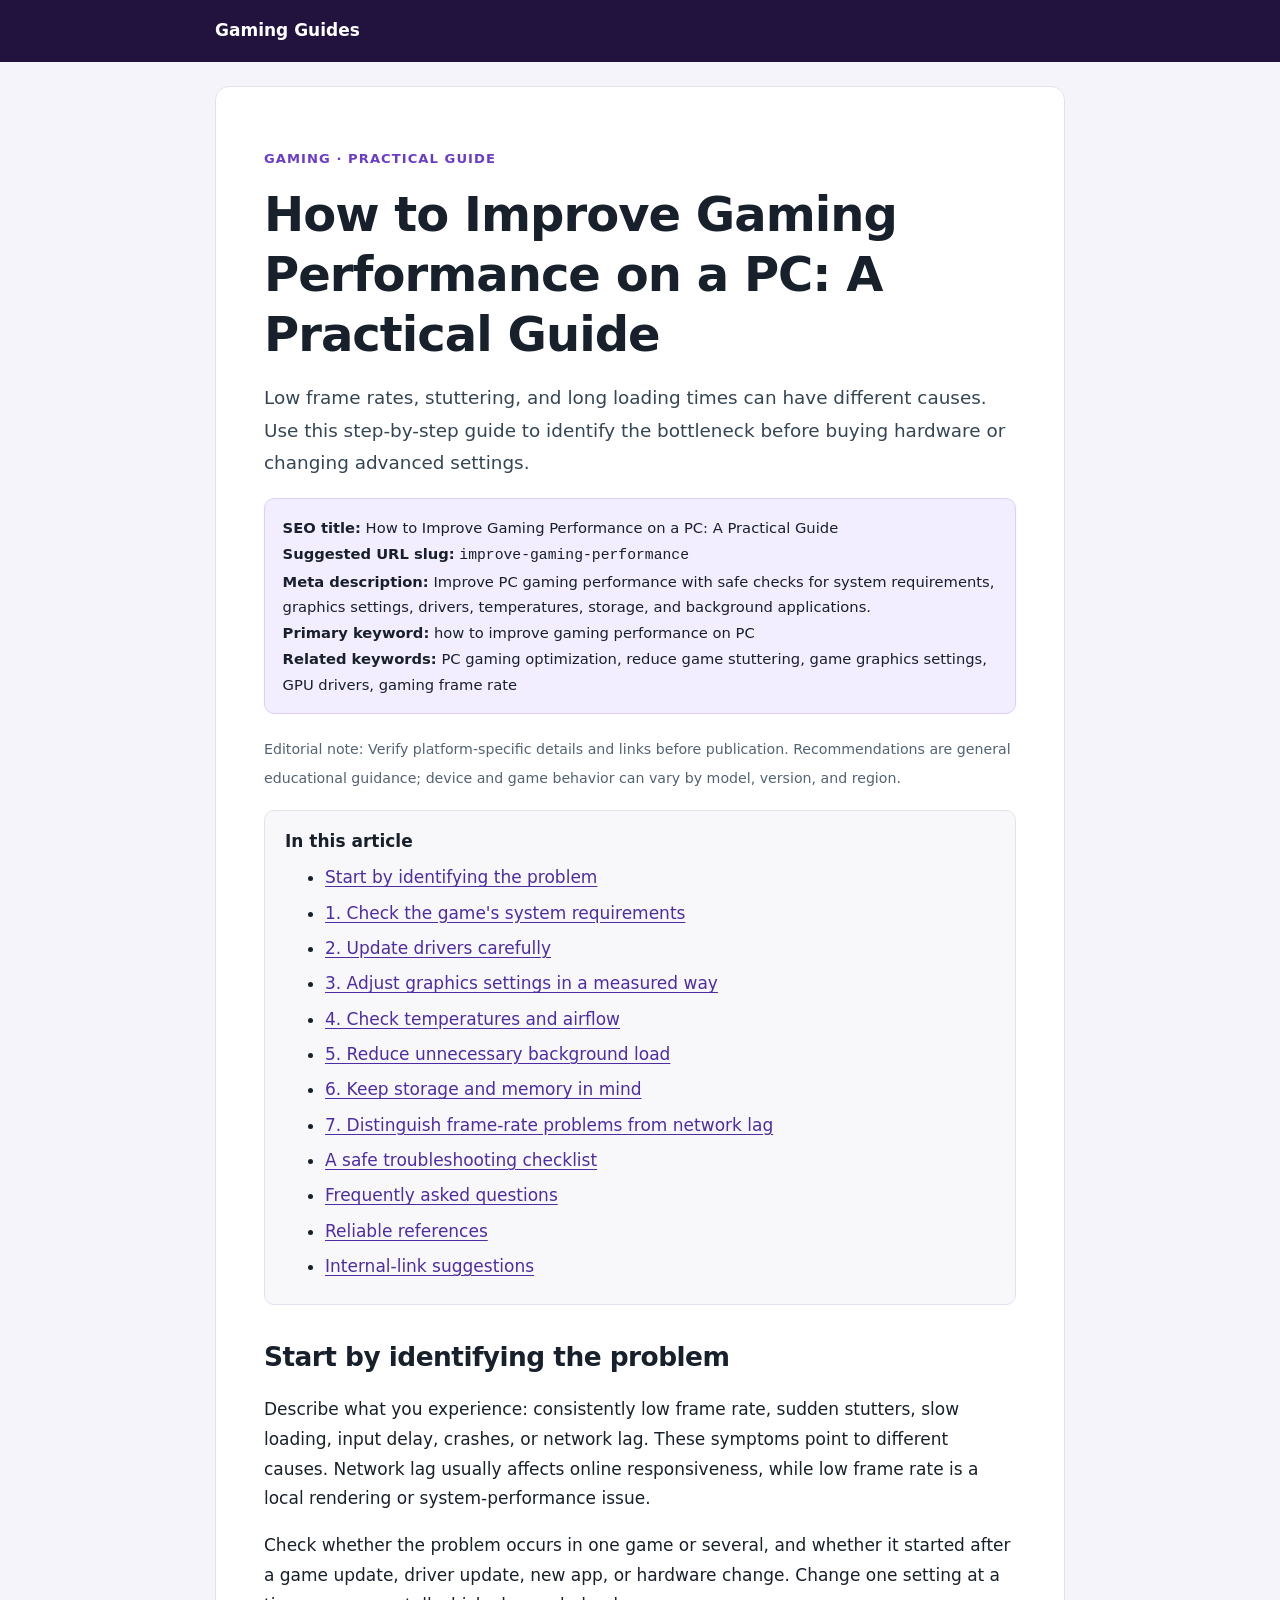
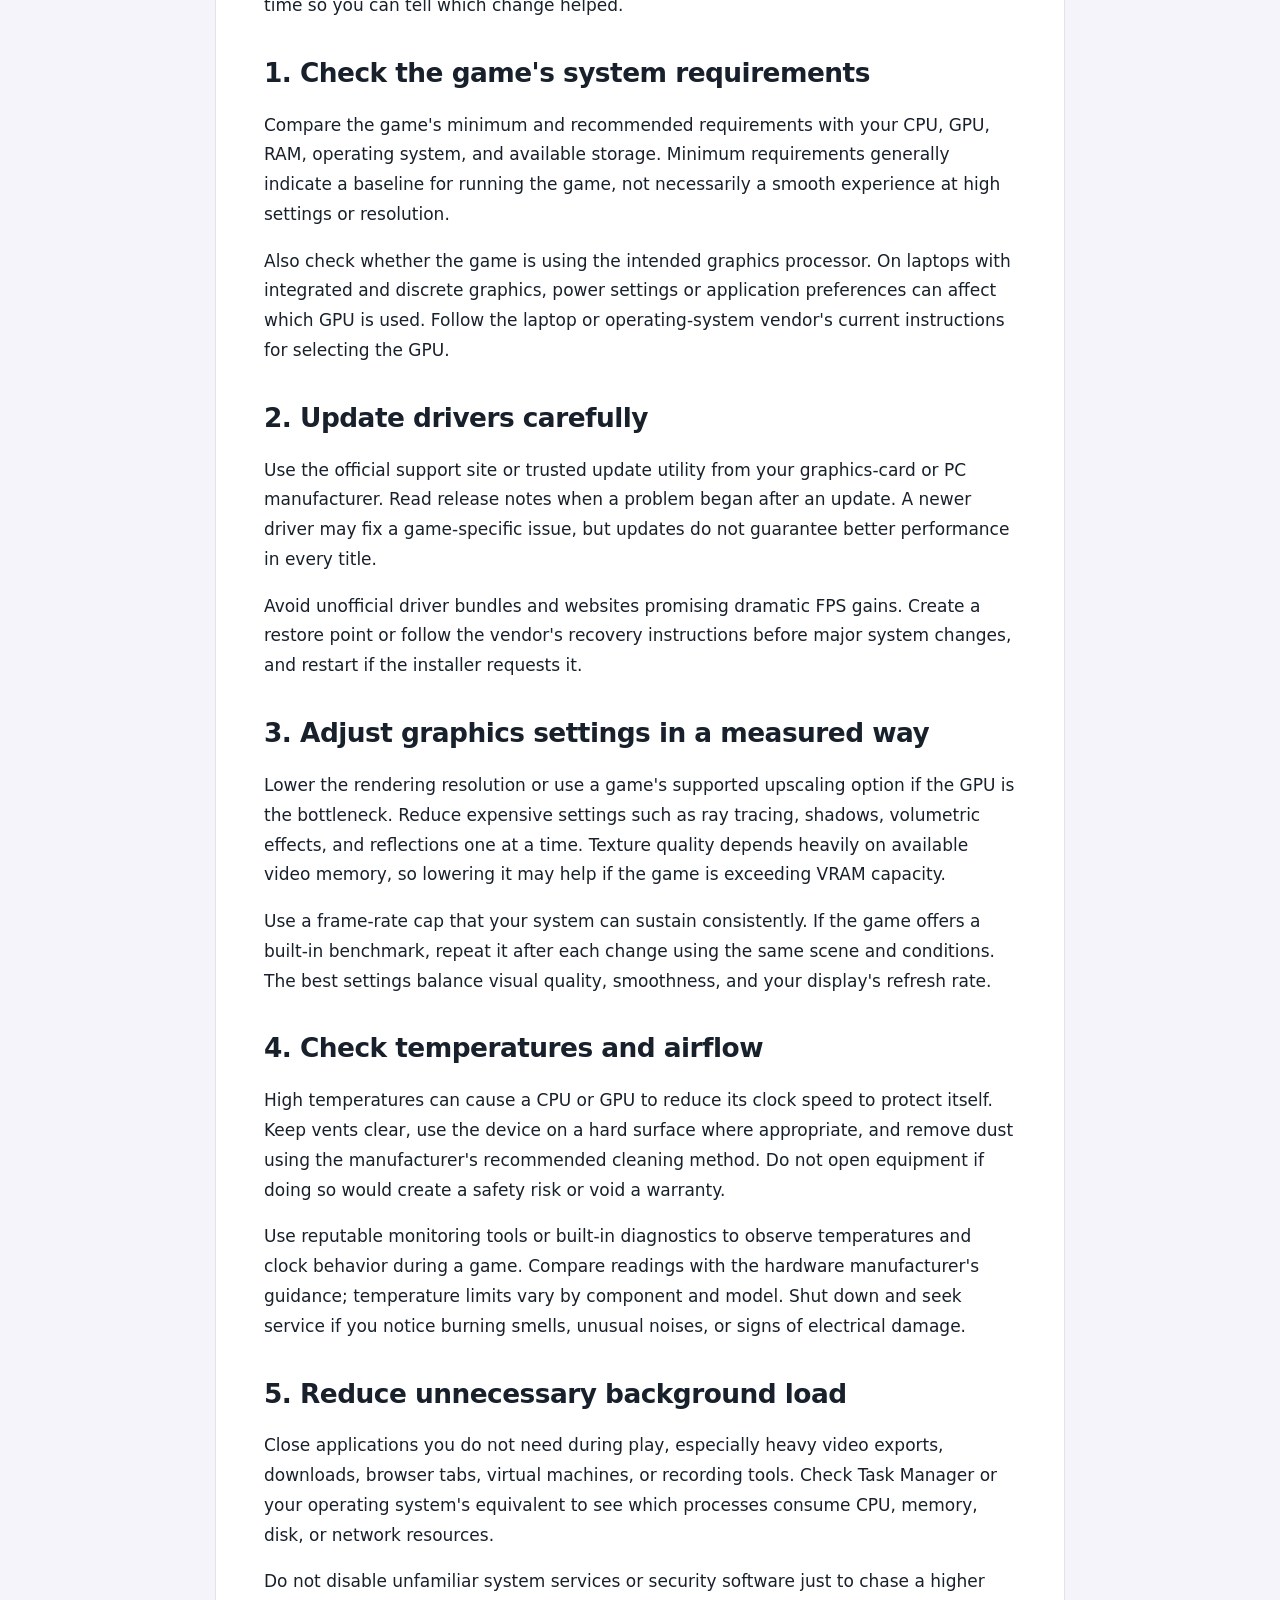
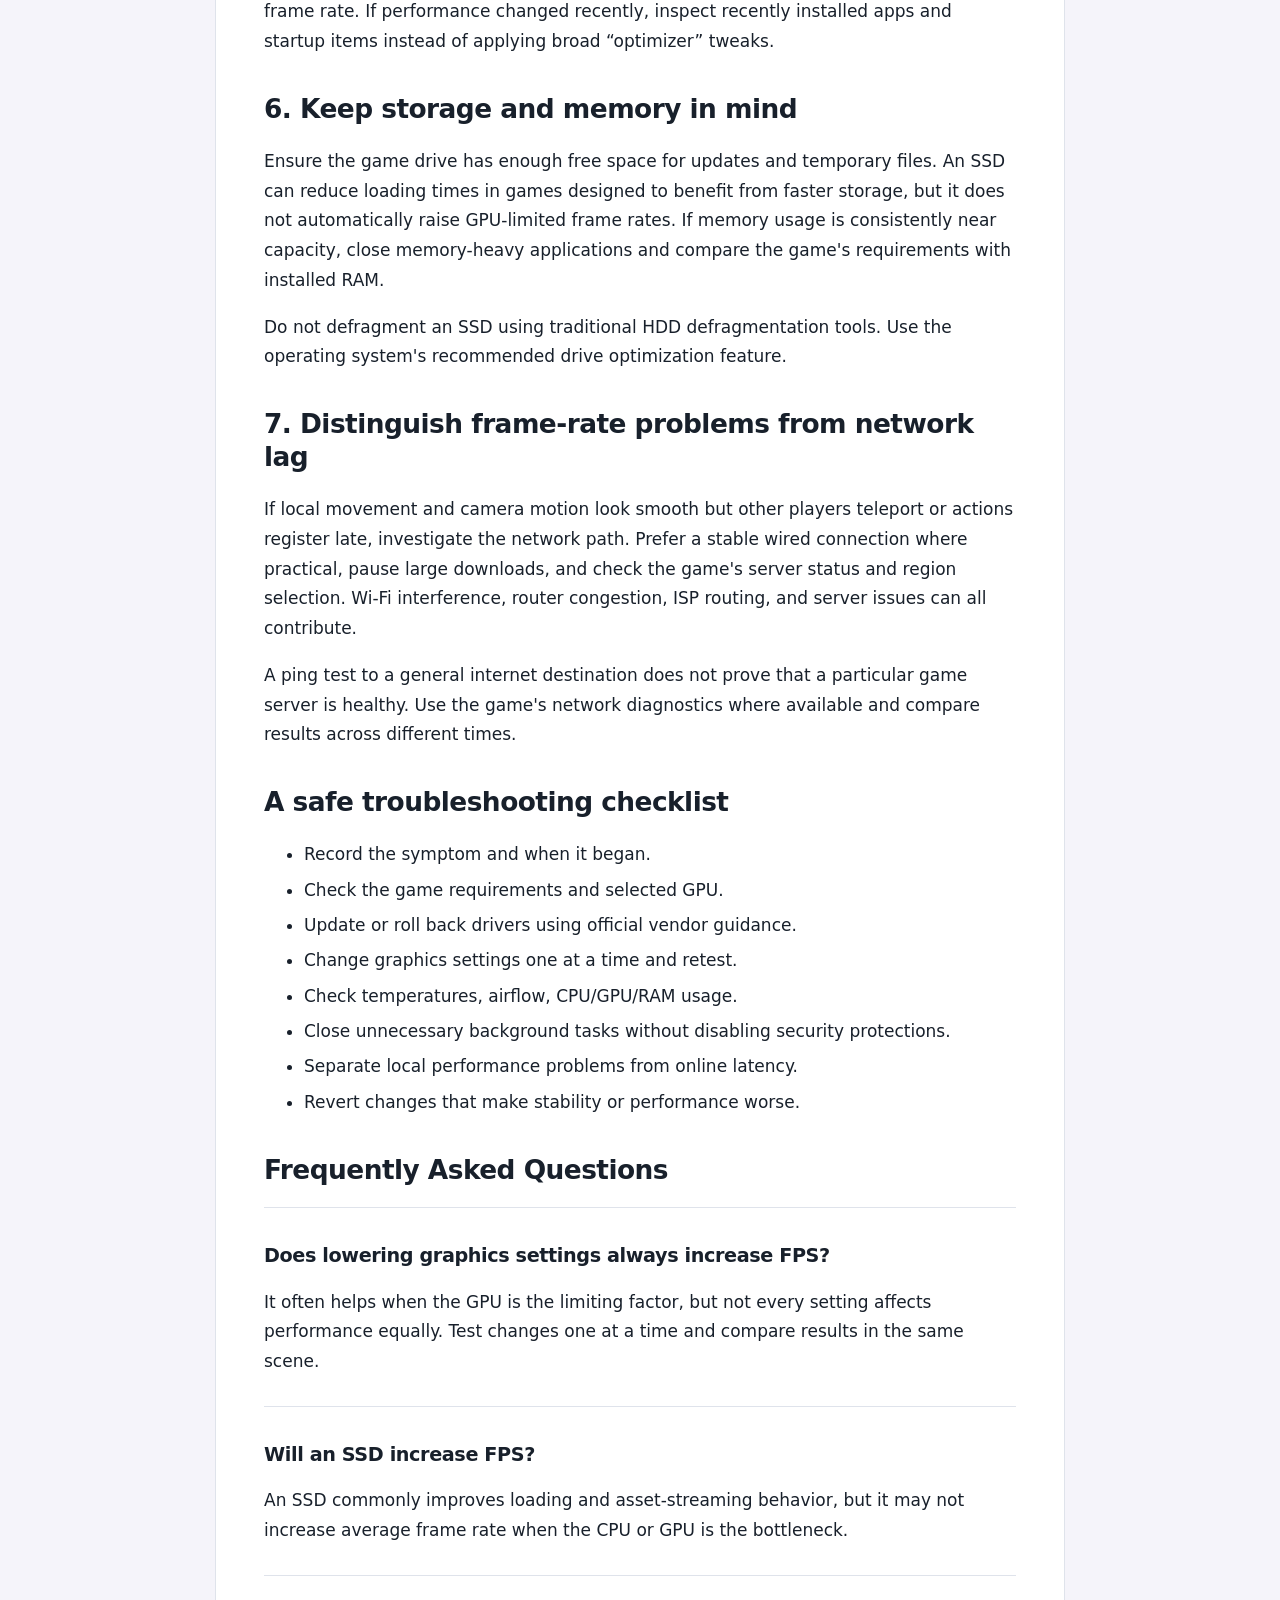
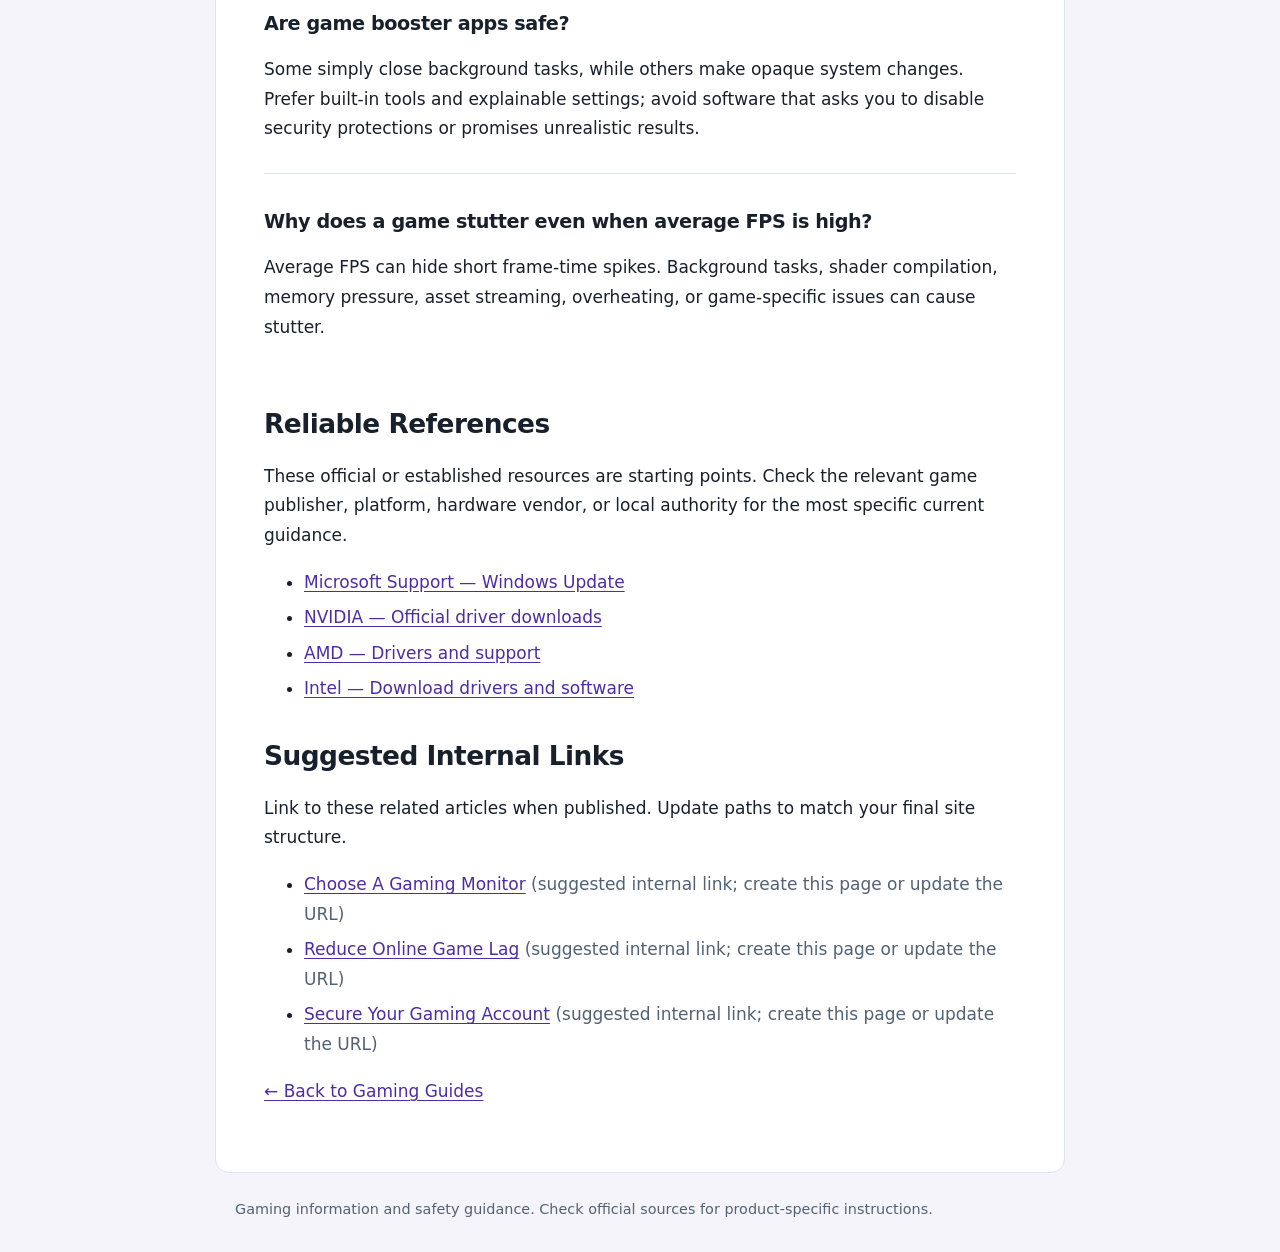
<file: improve-gaming-performance.html>
<!doctype html>
<html lang="en">
<head>
  <meta charset="utf-8">
  <meta name="viewport" content="width=device-width, initial-scale=1">
  <title>How to Improve Gaming Performance on a PC: A Practical Guide</title>
  <meta name="description" content="Improve PC gaming performance with safe checks for system requirements, graphics settings, drivers, temperatures, storage, and background applications.">
  <meta name="robots" content="index,follow">
  <link rel="stylesheet" href="style.css">
  <!-- Replace the placeholder canonical URL with your published URL before launch. -->
  <link rel="canonical" href="https://YOUR-USERNAME.github.io/gaming/improve-gaming-performance.html">
  <meta property="og:type" content="article">
  <meta property="og:title" content="How to Improve Gaming Performance on a PC: A Practical Guide">
  <meta property="og:description" content="Improve PC gaming performance with safe checks for system requirements, graphics settings, drivers, temperatures, storage, and background applications.">
</head>
<body>
<header class="site-header"><div class="header-inner"><a href="index.html">Gaming Guides</a></div></header>
<main>
  <p class="eyebrow">Gaming · Practical Guide</p>
  <h1>How to Improve Gaming Performance on a PC: A Practical Guide</h1>
  <p class="lede">Low frame rates, stuttering, and long loading times can have different causes. Use this step-by-step guide to identify the bottleneck before buying hardware or changing advanced settings.</p>
  <div class="meta-panel">
    <strong>SEO title:</strong> How to Improve Gaming Performance on a PC: A Practical Guide<br>
    <strong>Suggested URL slug:</strong> <code>improve-gaming-performance</code><br>
    <strong>Meta description:</strong> Improve PC gaming performance with safe checks for system requirements, graphics settings, drivers, temperatures, storage, and background applications.<br>
    <strong>Primary keyword:</strong> how to improve gaming performance on PC<br>
    <strong>Related keywords:</strong> PC gaming optimization, reduce game stuttering, game graphics settings, GPU drivers, gaming frame rate
  </div>
  <p><small>Editorial note: Verify platform-specific details and links before publication. Recommendations are general educational guidance; device and game behavior can vary by model, version, and region.</small></p>
  <nav class="toc" aria-label="Table of contents"><strong>In this article</strong><ul><li><a href="#section-1">Start by identifying the problem</a></li>
<li><a href="#section-2">1. Check the game's system requirements</a></li>
<li><a href="#section-3">2. Update drivers carefully</a></li>
<li><a href="#section-4">3. Adjust graphics settings in a measured way</a></li>
<li><a href="#section-5">4. Check temperatures and airflow</a></li>
<li><a href="#section-6">5. Reduce unnecessary background load</a></li>
<li><a href="#section-7">6. Keep storage and memory in mind</a></li>
<li><a href="#section-8">7. Distinguish frame-rate problems from network lag</a></li>
<li><a href="#section-9">A safe troubleshooting checklist</a></li><li><a href="#faqs">Frequently asked questions</a></li><li><a href="#references">Reliable references</a></li><li><a href="#internal-links">Internal-link suggestions</a></li></ul></nav>
  <section id="section-1"><h2>Start by identifying the problem</h2>
<p>Describe what you experience: consistently low frame rate, sudden stutters, slow loading, input delay, crashes, or network lag. These symptoms point to different causes. Network lag usually affects online responsiveness, while low frame rate is a local rendering or system-performance issue.</p>
<p>Check whether the problem occurs in one game or several, and whether it started after a game update, driver update, new app, or hardware change. Change one setting at a time so you can tell which change helped.</p>
</section><section id="section-2"><h2>1. Check the game's system requirements</h2>
<p>Compare the game's minimum and recommended requirements with your CPU, GPU, RAM, operating system, and available storage. Minimum requirements generally indicate a baseline for running the game, not necessarily a smooth experience at high settings or resolution.</p>
<p>Also check whether the game is using the intended graphics processor. On laptops with integrated and discrete graphics, power settings or application preferences can affect which GPU is used. Follow the laptop or operating-system vendor's current instructions for selecting the GPU.</p>
</section><section id="section-3"><h2>2. Update drivers carefully</h2>
<p>Use the official support site or trusted update utility from your graphics-card or PC manufacturer. Read release notes when a problem began after an update. A newer driver may fix a game-specific issue, but updates do not guarantee better performance in every title.</p>
<p>Avoid unofficial driver bundles and websites promising dramatic FPS gains. Create a restore point or follow the vendor's recovery instructions before major system changes, and restart if the installer requests it.</p>
</section><section id="section-4"><h2>3. Adjust graphics settings in a measured way</h2>
<p>Lower the rendering resolution or use a game's supported upscaling option if the GPU is the bottleneck. Reduce expensive settings such as ray tracing, shadows, volumetric effects, and reflections one at a time. Texture quality depends heavily on available video memory, so lowering it may help if the game is exceeding VRAM capacity.</p>
<p>Use a frame-rate cap that your system can sustain consistently. If the game offers a built-in benchmark, repeat it after each change using the same scene and conditions. The best settings balance visual quality, smoothness, and your display's refresh rate.</p>
</section><section id="section-5"><h2>4. Check temperatures and airflow</h2>
<p>High temperatures can cause a CPU or GPU to reduce its clock speed to protect itself. Keep vents clear, use the device on a hard surface where appropriate, and remove dust using the manufacturer's recommended cleaning method. Do not open equipment if doing so would create a safety risk or void a warranty.</p>
<p>Use reputable monitoring tools or built-in diagnostics to observe temperatures and clock behavior during a game. Compare readings with the hardware manufacturer's guidance; temperature limits vary by component and model. Shut down and seek service if you notice burning smells, unusual noises, or signs of electrical damage.</p>
</section><section id="section-6"><h2>5. Reduce unnecessary background load</h2>
<p>Close applications you do not need during play, especially heavy video exports, downloads, browser tabs, virtual machines, or recording tools. Check Task Manager or your operating system's equivalent to see which processes consume CPU, memory, disk, or network resources.</p>
<p>Do not disable unfamiliar system services or security software just to chase a higher frame rate. If performance changed recently, inspect recently installed apps and startup items instead of applying broad “optimizer” tweaks.</p>
</section><section id="section-7"><h2>6. Keep storage and memory in mind</h2>
<p>Ensure the game drive has enough free space for updates and temporary files. An SSD can reduce loading times in games designed to benefit from faster storage, but it does not automatically raise GPU-limited frame rates. If memory usage is consistently near capacity, close memory-heavy applications and compare the game's requirements with installed RAM.</p>
<p>Do not defragment an SSD using traditional HDD defragmentation tools. Use the operating system's recommended drive optimization feature.</p>
</section><section id="section-8"><h2>7. Distinguish frame-rate problems from network lag</h2>
<p>If local movement and camera motion look smooth but other players teleport or actions register late, investigate the network path. Prefer a stable wired connection where practical, pause large downloads, and check the game's server status and region selection. Wi-Fi interference, router congestion, ISP routing, and server issues can all contribute.</p>
<p>A ping test to a general internet destination does not prove that a particular game server is healthy. Use the game's network diagnostics where available and compare results across different times.</p>
</section><section id="section-9"><h2>A safe troubleshooting checklist</h2>
<ul><li>Record the symptom and when it began.</li><li>Check the game requirements and selected GPU.</li><li>Update or roll back drivers using official vendor guidance.</li><li>Change graphics settings one at a time and retest.</li><li>Check temperatures, airflow, CPU/GPU/RAM usage.</li><li>Close unnecessary background tasks without disabling security protections.</li><li>Separate local performance problems from online latency.</li><li>Revert changes that make stability or performance worse.</li></ul>
</section>
  <section id="faqs"><h2>Frequently Asked Questions</h2><div class="faq"><h3>Does lowering graphics settings always increase FPS?</h3><p>It often helps when the GPU is the limiting factor, but not every setting affects performance equally. Test changes one at a time and compare results in the same scene.</p></div>
<div class="faq"><h3>Will an SSD increase FPS?</h3><p>An SSD commonly improves loading and asset-streaming behavior, but it may not increase average frame rate when the CPU or GPU is the bottleneck.</p></div>
<div class="faq"><h3>Are game booster apps safe?</h3><p>Some simply close background tasks, while others make opaque system changes. Prefer built-in tools and explainable settings; avoid software that asks you to disable security protections or promises unrealistic results.</p></div>
<div class="faq"><h3>Why does a game stutter even when average FPS is high?</h3><p>Average FPS can hide short frame-time spikes. Background tasks, shader compilation, memory pressure, asset streaming, overheating, or game-specific issues can cause stutter.</p></div></section>
  <section id="references"><h2>Reliable References</h2><p>These official or established resources are starting points. Check the relevant game publisher, platform, hardware vendor, or local authority for the most specific current guidance.</p><ul><li><a href="https://support.microsoft.com/windows/windows-update-faq" rel="noopener noreferrer">Microsoft Support — Windows Update</a></li>
<li><a href="https://www.nvidia.com/Download/index.aspx" rel="noopener noreferrer">NVIDIA — Official driver downloads</a></li>
<li><a href="https://www.amd.com/en/support" rel="noopener noreferrer">AMD — Drivers and support</a></li>
<li><a href="https://www.intel.com/content/www/us/en/download-center/home.html" rel="noopener noreferrer">Intel — Download drivers and software</a></li></ul></section>
  <section id="internal-links"><h2>Suggested Internal Links</h2><p>Link to these related articles when published. Update paths to match your final site structure.</p><ul><li><a href="/gaming/choose-a-gaming-monitor.html">Choose A Gaming Monitor</a> <span class="muted">(suggested internal link; create this page or update the URL)</span></li>
<li><a href="/gaming/reduce-online-game-lag.html">Reduce Online Game Lag</a> <span class="muted">(suggested internal link; create this page or update the URL)</span></li>
<li><a href="/gaming/secure-your-gaming-account.html">Secure Your Gaming Account</a> <span class="muted">(suggested internal link; create this page or update the URL)</span></li></ul></section>
  <p><a href="index.html">← Back to Gaming Guides</a></p>
</main>
<footer class="site-footer"><div>Gaming information and safety guidance. Check official sources for product-specific instructions.</div></footer>
</body>
</html>
</file>
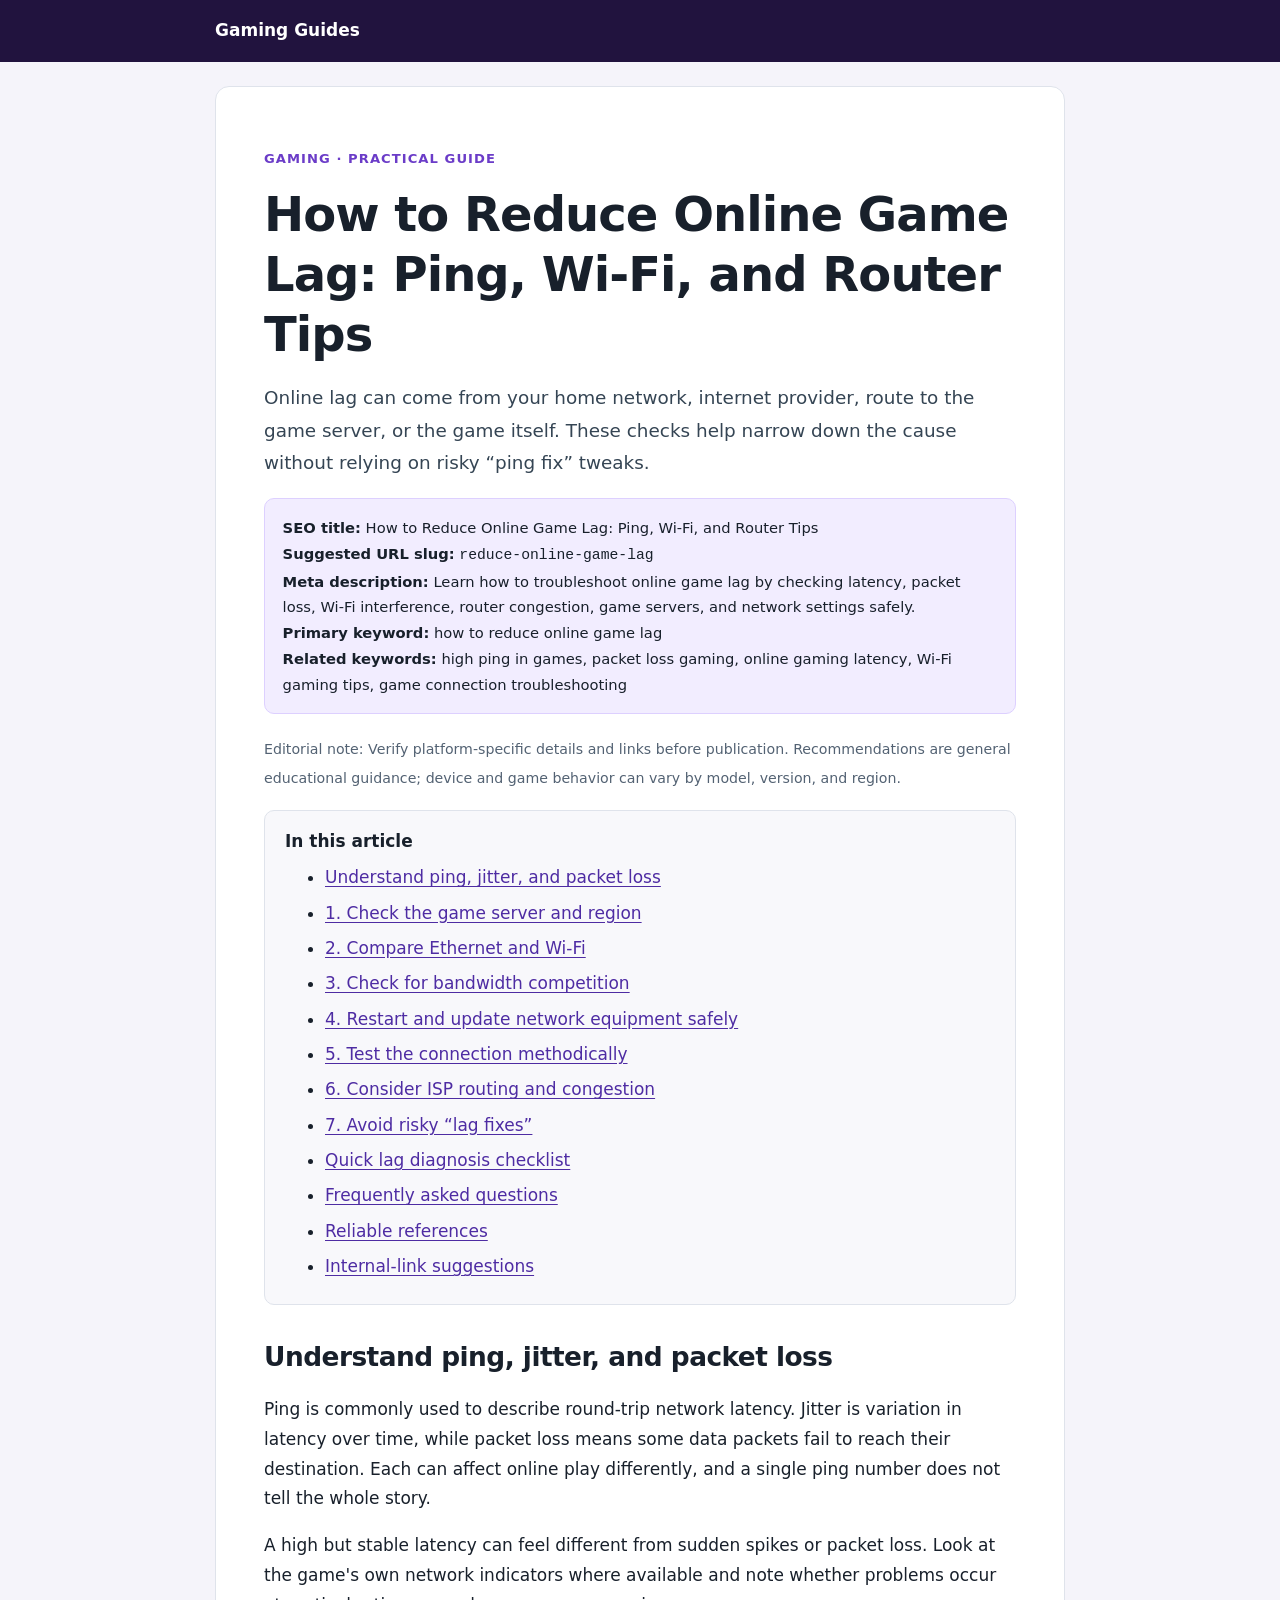
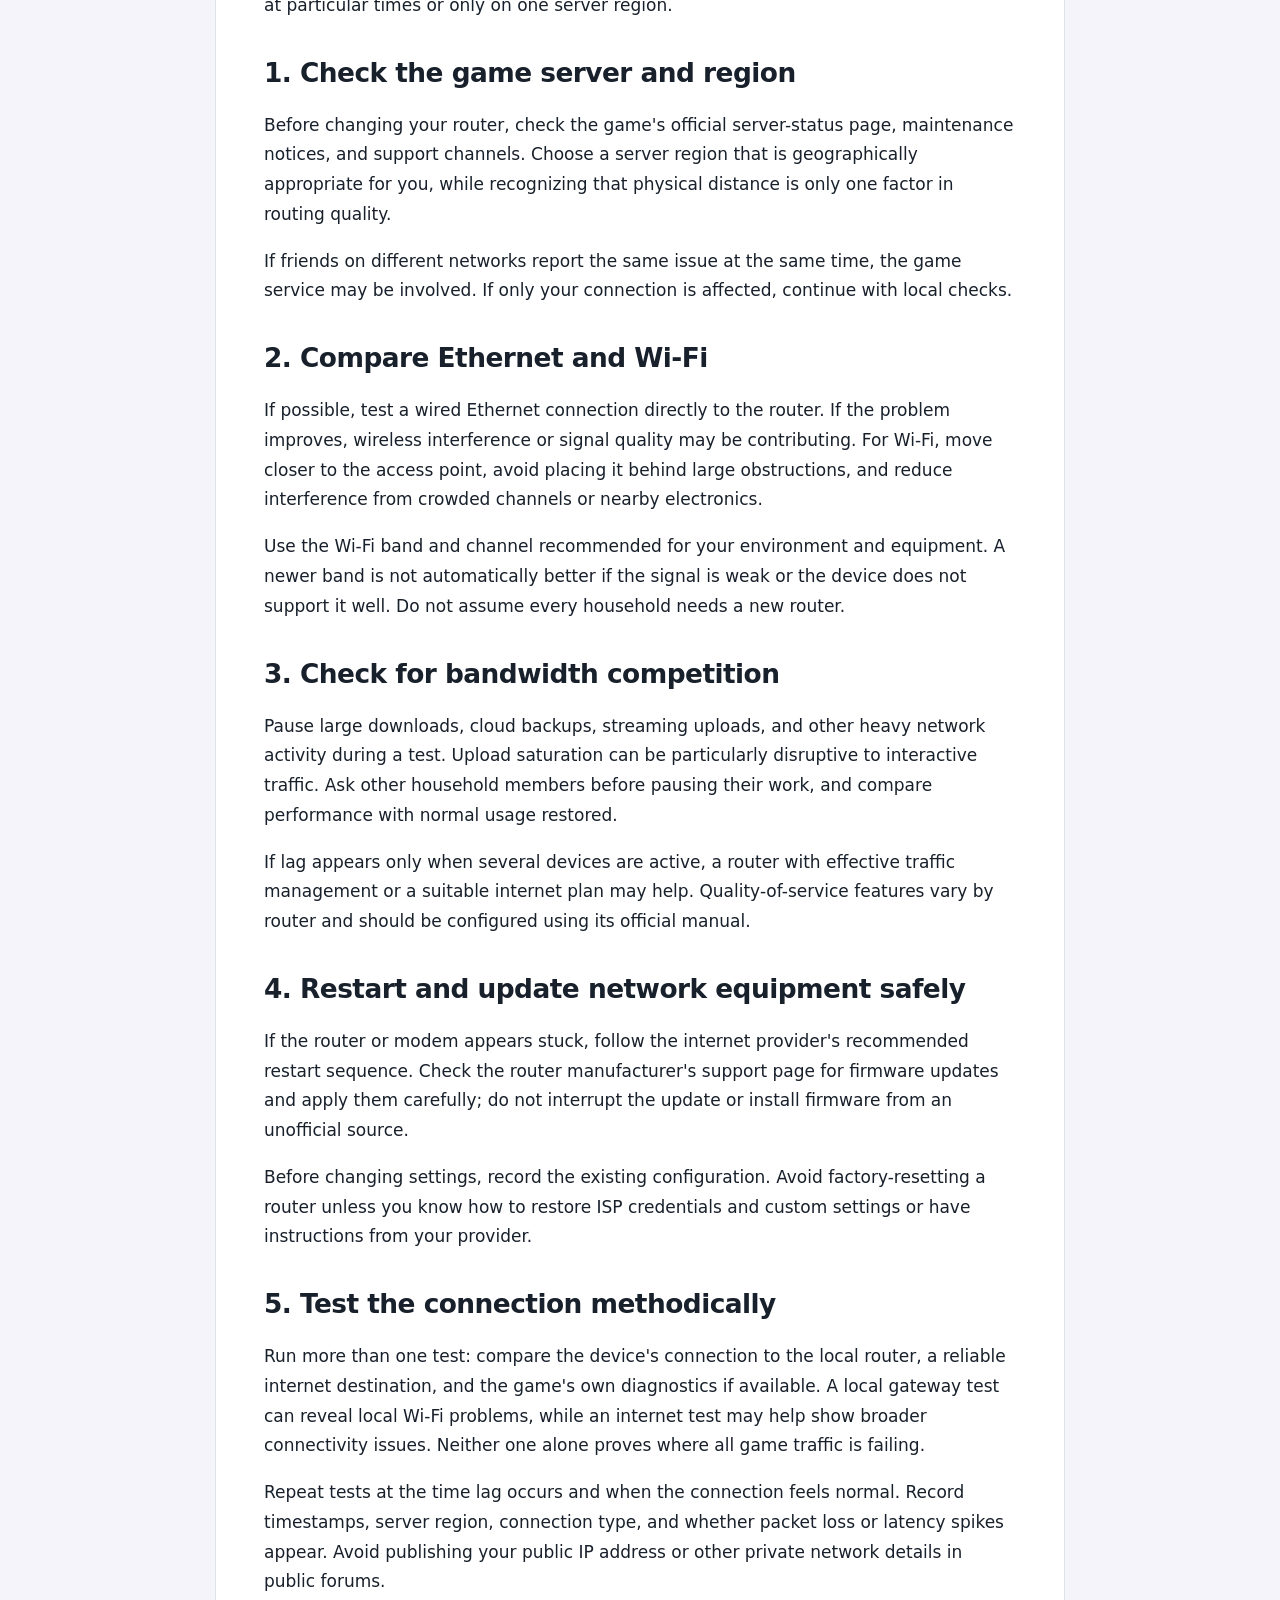
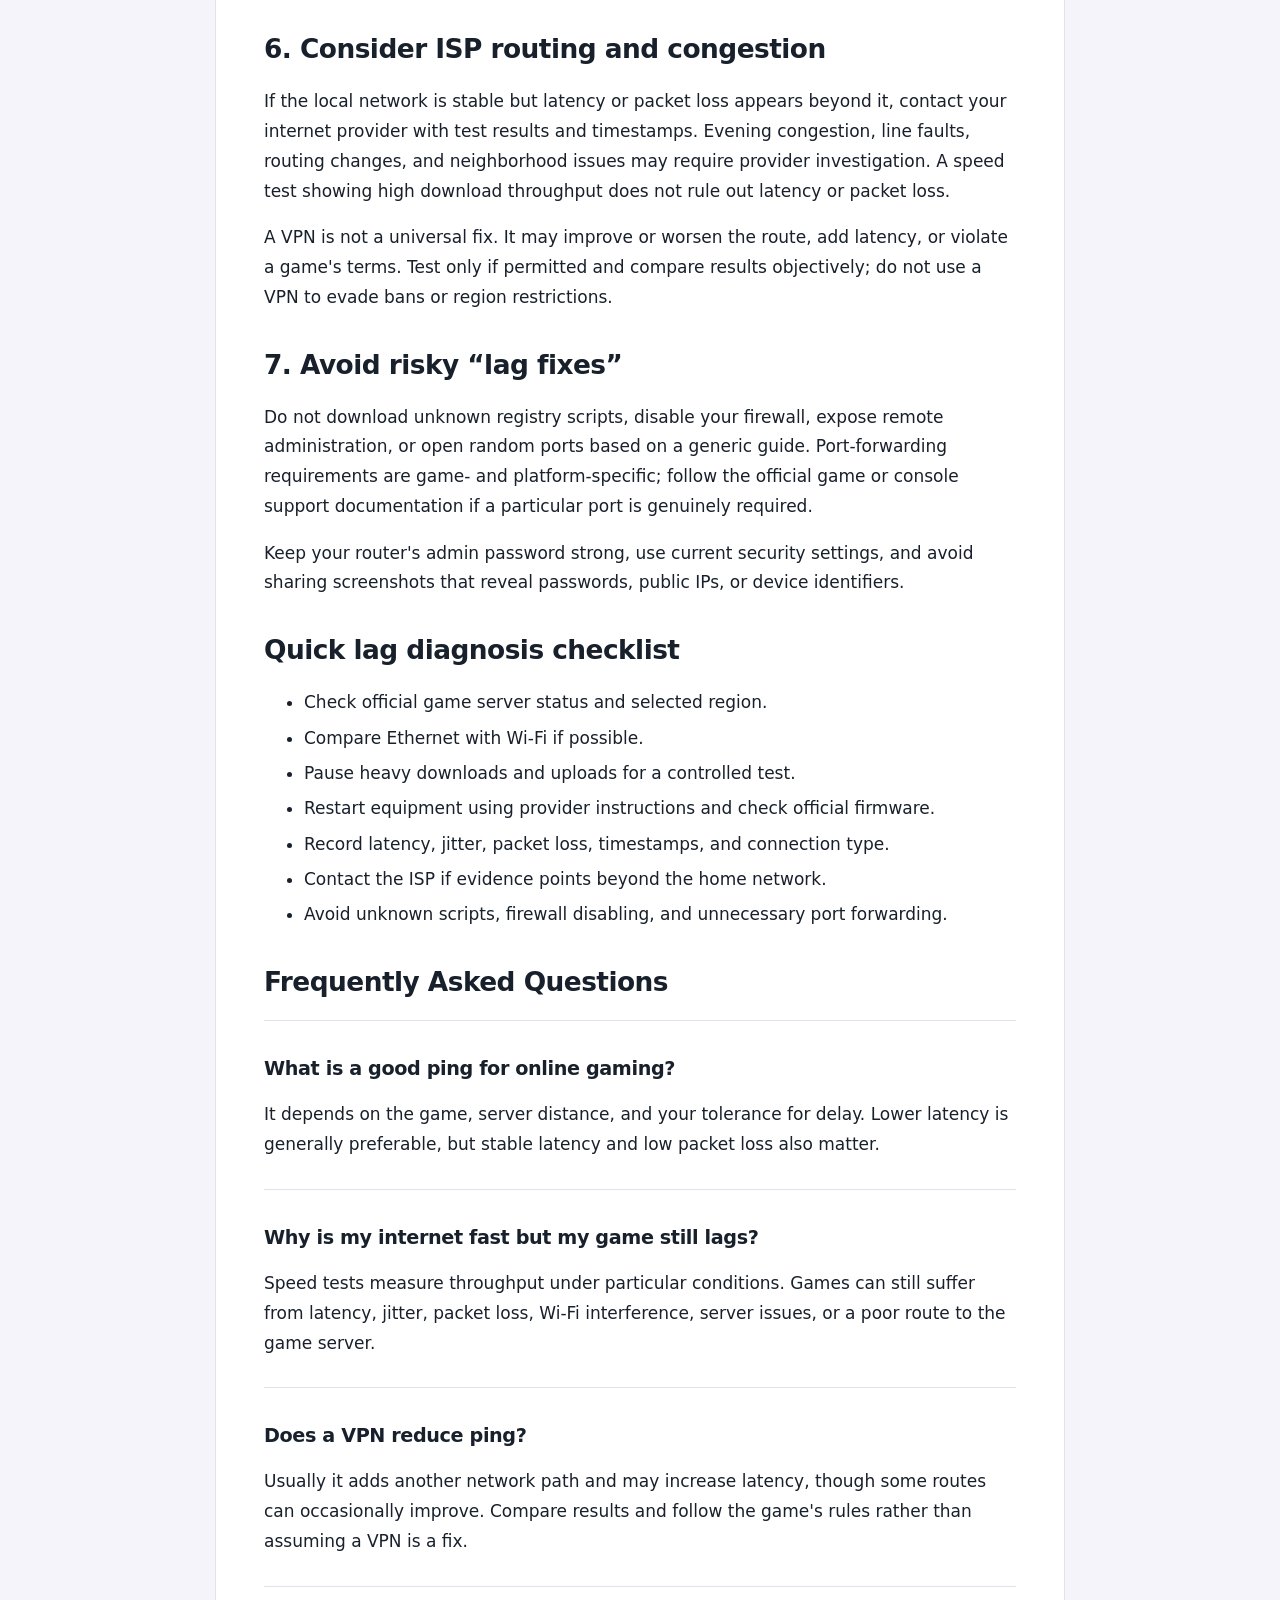
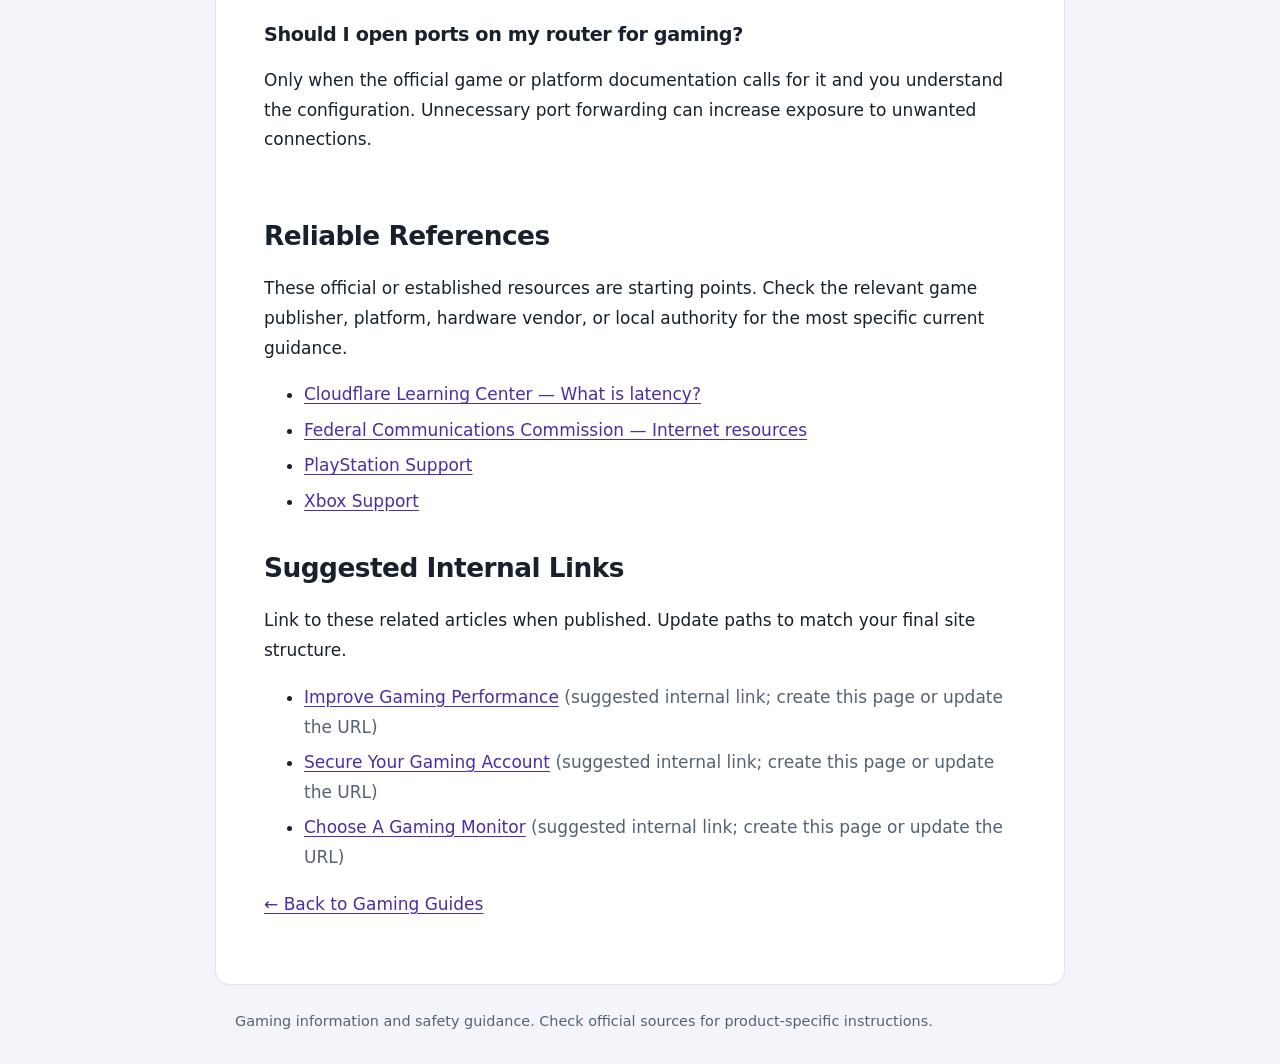
<file: reduce-online-game-lag.html>
<!doctype html>
<html lang="en">
<head>
  <meta charset="utf-8">
  <meta name="viewport" content="width=device-width, initial-scale=1">
  <title>How to Reduce Online Game Lag: Ping, Wi-Fi, and Router Tips</title>
  <meta name="description" content="Learn how to troubleshoot online game lag by checking latency, packet loss, Wi-Fi interference, router congestion, game servers, and network settings safely.">
  <meta name="robots" content="index,follow">
  <link rel="stylesheet" href="style.css">
  <!-- Replace the placeholder canonical URL with your published URL before launch. -->
  <link rel="canonical" href="https://YOUR-USERNAME.github.io/gaming/reduce-online-game-lag.html">
  <meta property="og:type" content="article">
  <meta property="og:title" content="How to Reduce Online Game Lag: Ping, Wi-Fi, and Router Tips">
  <meta property="og:description" content="Learn how to troubleshoot online game lag by checking latency, packet loss, Wi-Fi interference, router congestion, game servers, and network settings safely.">
</head>
<body>
<header class="site-header"><div class="header-inner"><a href="index.html">Gaming Guides</a></div></header>
<main>
  <p class="eyebrow">Gaming · Practical Guide</p>
  <h1>How to Reduce Online Game Lag: Ping, Wi-Fi, and Router Tips</h1>
  <p class="lede">Online lag can come from your home network, internet provider, route to the game server, or the game itself. These checks help narrow down the cause without relying on risky “ping fix” tweaks.</p>
  <div class="meta-panel">
    <strong>SEO title:</strong> How to Reduce Online Game Lag: Ping, Wi-Fi, and Router Tips<br>
    <strong>Suggested URL slug:</strong> <code>reduce-online-game-lag</code><br>
    <strong>Meta description:</strong> Learn how to troubleshoot online game lag by checking latency, packet loss, Wi-Fi interference, router congestion, game servers, and network settings safely.<br>
    <strong>Primary keyword:</strong> how to reduce online game lag<br>
    <strong>Related keywords:</strong> high ping in games, packet loss gaming, online gaming latency, Wi-Fi gaming tips, game connection troubleshooting
  </div>
  <p><small>Editorial note: Verify platform-specific details and links before publication. Recommendations are general educational guidance; device and game behavior can vary by model, version, and region.</small></p>
  <nav class="toc" aria-label="Table of contents"><strong>In this article</strong><ul><li><a href="#section-1">Understand ping, jitter, and packet loss</a></li>
<li><a href="#section-2">1. Check the game server and region</a></li>
<li><a href="#section-3">2. Compare Ethernet and Wi-Fi</a></li>
<li><a href="#section-4">3. Check for bandwidth competition</a></li>
<li><a href="#section-5">4. Restart and update network equipment safely</a></li>
<li><a href="#section-6">5. Test the connection methodically</a></li>
<li><a href="#section-7">6. Consider ISP routing and congestion</a></li>
<li><a href="#section-8">7. Avoid risky “lag fixes”</a></li>
<li><a href="#section-9">Quick lag diagnosis checklist</a></li><li><a href="#faqs">Frequently asked questions</a></li><li><a href="#references">Reliable references</a></li><li><a href="#internal-links">Internal-link suggestions</a></li></ul></nav>
  <section id="section-1"><h2>Understand ping, jitter, and packet loss</h2>
<p>Ping is commonly used to describe round-trip network latency. Jitter is variation in latency over time, while packet loss means some data packets fail to reach their destination. Each can affect online play differently, and a single ping number does not tell the whole story.</p>
<p>A high but stable latency can feel different from sudden spikes or packet loss. Look at the game's own network indicators where available and note whether problems occur at particular times or only on one server region.</p>
</section><section id="section-2"><h2>1. Check the game server and region</h2>
<p>Before changing your router, check the game's official server-status page, maintenance notices, and support channels. Choose a server region that is geographically appropriate for you, while recognizing that physical distance is only one factor in routing quality.</p>
<p>If friends on different networks report the same issue at the same time, the game service may be involved. If only your connection is affected, continue with local checks.</p>
</section><section id="section-3"><h2>2. Compare Ethernet and Wi-Fi</h2>
<p>If possible, test a wired Ethernet connection directly to the router. If the problem improves, wireless interference or signal quality may be contributing. For Wi-Fi, move closer to the access point, avoid placing it behind large obstructions, and reduce interference from crowded channels or nearby electronics.</p>
<p>Use the Wi-Fi band and channel recommended for your environment and equipment. A newer band is not automatically better if the signal is weak or the device does not support it well. Do not assume every household needs a new router.</p>
</section><section id="section-4"><h2>3. Check for bandwidth competition</h2>
<p>Pause large downloads, cloud backups, streaming uploads, and other heavy network activity during a test. Upload saturation can be particularly disruptive to interactive traffic. Ask other household members before pausing their work, and compare performance with normal usage restored.</p>
<p>If lag appears only when several devices are active, a router with effective traffic management or a suitable internet plan may help. Quality-of-service features vary by router and should be configured using its official manual.</p>
</section><section id="section-5"><h2>4. Restart and update network equipment safely</h2>
<p>If the router or modem appears stuck, follow the internet provider's recommended restart sequence. Check the router manufacturer's support page for firmware updates and apply them carefully; do not interrupt the update or install firmware from an unofficial source.</p>
<p>Before changing settings, record the existing configuration. Avoid factory-resetting a router unless you know how to restore ISP credentials and custom settings or have instructions from your provider.</p>
</section><section id="section-6"><h2>5. Test the connection methodically</h2>
<p>Run more than one test: compare the device's connection to the local router, a reliable internet destination, and the game's own diagnostics if available. A local gateway test can reveal local Wi-Fi problems, while an internet test may help show broader connectivity issues. Neither one alone proves where all game traffic is failing.</p>
<p>Repeat tests at the time lag occurs and when the connection feels normal. Record timestamps, server region, connection type, and whether packet loss or latency spikes appear. Avoid publishing your public IP address or other private network details in public forums.</p>
</section><section id="section-7"><h2>6. Consider ISP routing and congestion</h2>
<p>If the local network is stable but latency or packet loss appears beyond it, contact your internet provider with test results and timestamps. Evening congestion, line faults, routing changes, and neighborhood issues may require provider investigation. A speed test showing high download throughput does not rule out latency or packet loss.</p>
<p>A VPN is not a universal fix. It may improve or worsen the route, add latency, or violate a game's terms. Test only if permitted and compare results objectively; do not use a VPN to evade bans or region restrictions.</p>
</section><section id="section-8"><h2>7. Avoid risky “lag fixes”</h2>
<p>Do not download unknown registry scripts, disable your firewall, expose remote administration, or open random ports based on a generic guide. Port-forwarding requirements are game- and platform-specific; follow the official game or console support documentation if a particular port is genuinely required.</p>
<p>Keep your router's admin password strong, use current security settings, and avoid sharing screenshots that reveal passwords, public IPs, or device identifiers.</p>
</section><section id="section-9"><h2>Quick lag diagnosis checklist</h2>
<ul><li>Check official game server status and selected region.</li><li>Compare Ethernet with Wi-Fi if possible.</li><li>Pause heavy downloads and uploads for a controlled test.</li><li>Restart equipment using provider instructions and check official firmware.</li><li>Record latency, jitter, packet loss, timestamps, and connection type.</li><li>Contact the ISP if evidence points beyond the home network.</li><li>Avoid unknown scripts, firewall disabling, and unnecessary port forwarding.</li></ul>
</section>
  <section id="faqs"><h2>Frequently Asked Questions</h2><div class="faq"><h3>What is a good ping for online gaming?</h3><p>It depends on the game, server distance, and your tolerance for delay. Lower latency is generally preferable, but stable latency and low packet loss also matter.</p></div>
<div class="faq"><h3>Why is my internet fast but my game still lags?</h3><p>Speed tests measure throughput under particular conditions. Games can still suffer from latency, jitter, packet loss, Wi-Fi interference, server issues, or a poor route to the game server.</p></div>
<div class="faq"><h3>Does a VPN reduce ping?</h3><p>Usually it adds another network path and may increase latency, though some routes can occasionally improve. Compare results and follow the game's rules rather than assuming a VPN is a fix.</p></div>
<div class="faq"><h3>Should I open ports on my router for gaming?</h3><p>Only when the official game or platform documentation calls for it and you understand the configuration. Unnecessary port forwarding can increase exposure to unwanted connections.</p></div></section>
  <section id="references"><h2>Reliable References</h2><p>These official or established resources are starting points. Check the relevant game publisher, platform, hardware vendor, or local authority for the most specific current guidance.</p><ul><li><a href="https://www.cloudflare.com/learning/performance/glossary/what-is-latency/" rel="noopener noreferrer">Cloudflare Learning Center — What is latency?</a></li>
<li><a href="https://www.fcc.gov/consumers/guides/broadband-speed-guide" rel="noopener noreferrer">Federal Communications Commission — Internet resources</a></li>
<li><a href="https://www.playstation.com/support/" rel="noopener noreferrer">PlayStation Support</a></li>
<li><a href="https://support.xbox.com/" rel="noopener noreferrer">Xbox Support</a></li></ul></section>
  <section id="internal-links"><h2>Suggested Internal Links</h2><p>Link to these related articles when published. Update paths to match your final site structure.</p><ul><li><a href="/gaming/improve-gaming-performance.html">Improve Gaming Performance</a> <span class="muted">(suggested internal link; create this page or update the URL)</span></li>
<li><a href="/gaming/secure-your-gaming-account.html">Secure Your Gaming Account</a> <span class="muted">(suggested internal link; create this page or update the URL)</span></li>
<li><a href="/gaming/choose-a-gaming-monitor.html">Choose A Gaming Monitor</a> <span class="muted">(suggested internal link; create this page or update the URL)</span></li></ul></section>
  <p><a href="index.html">← Back to Gaming Guides</a></p>
</main>
<footer class="site-footer"><div>Gaming information and safety guidance. Check official sources for product-specific instructions.</div></footer>
</body>
</html>
</file>
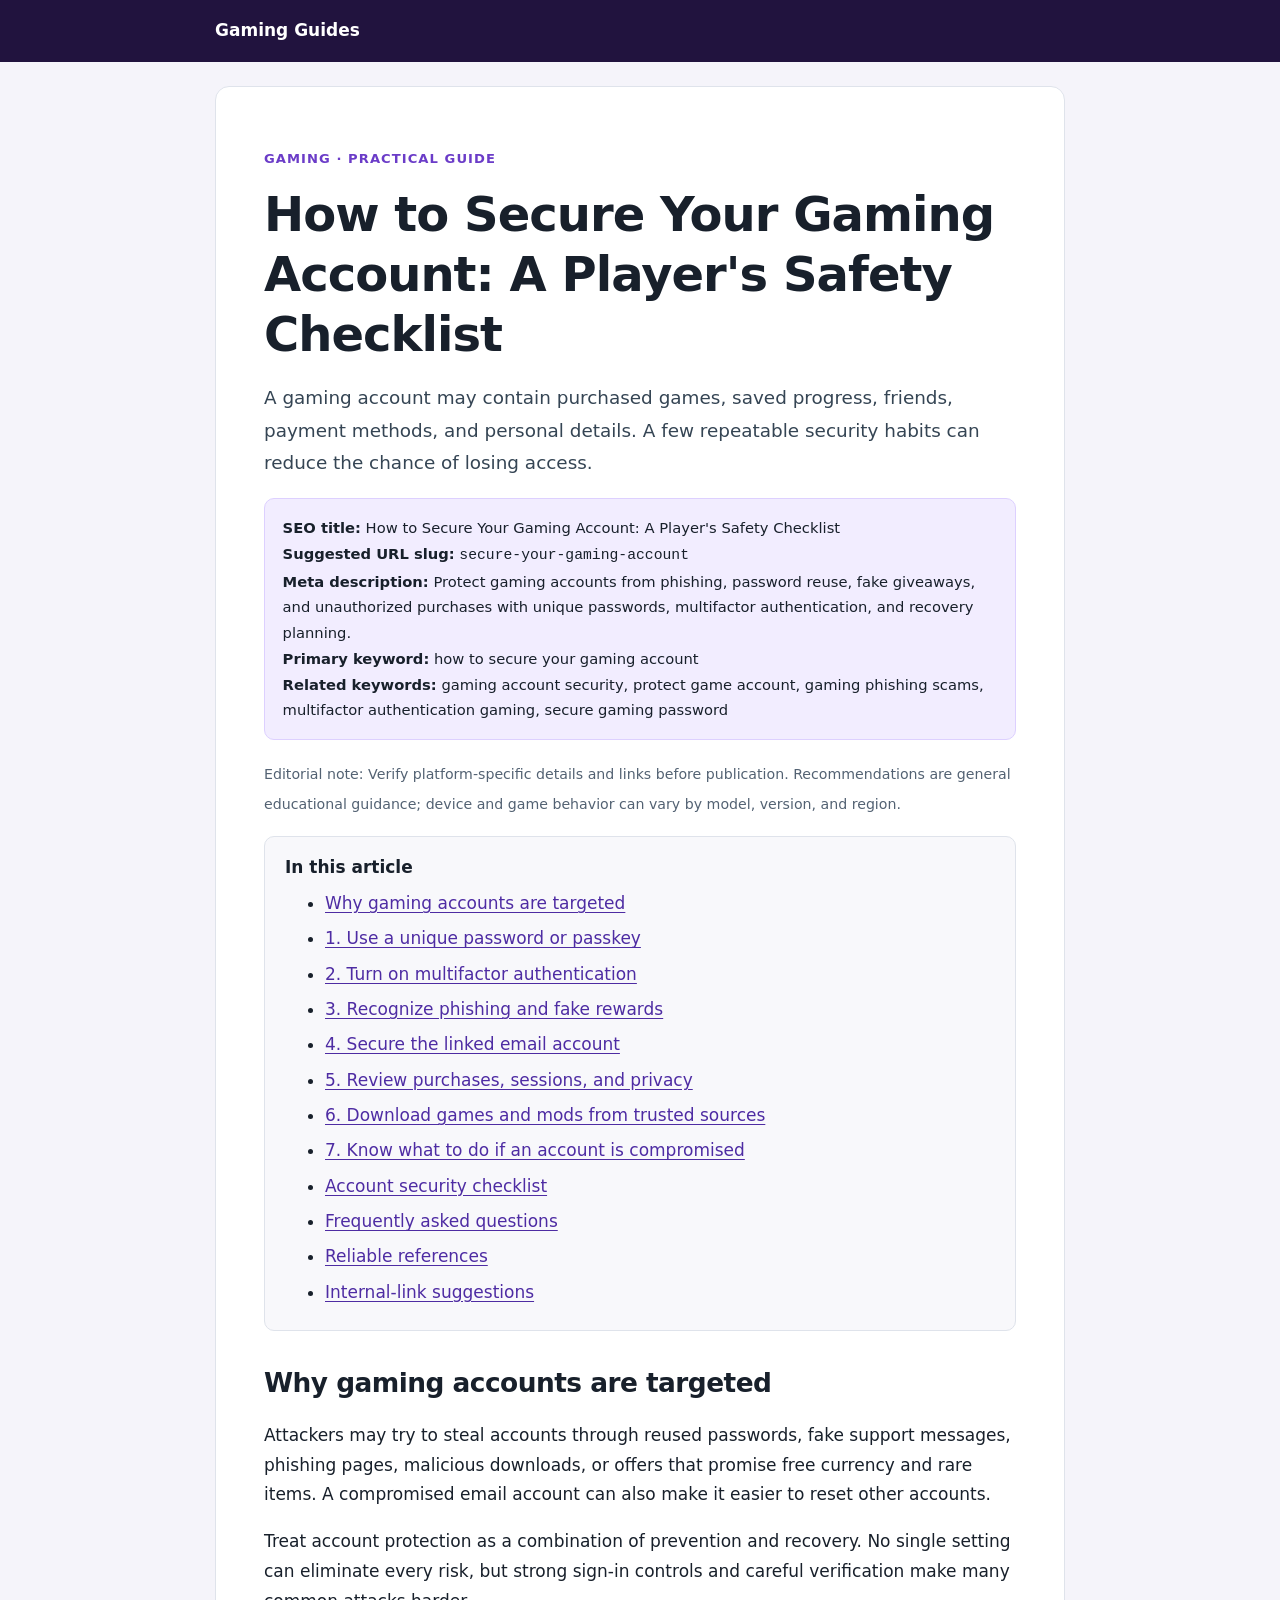
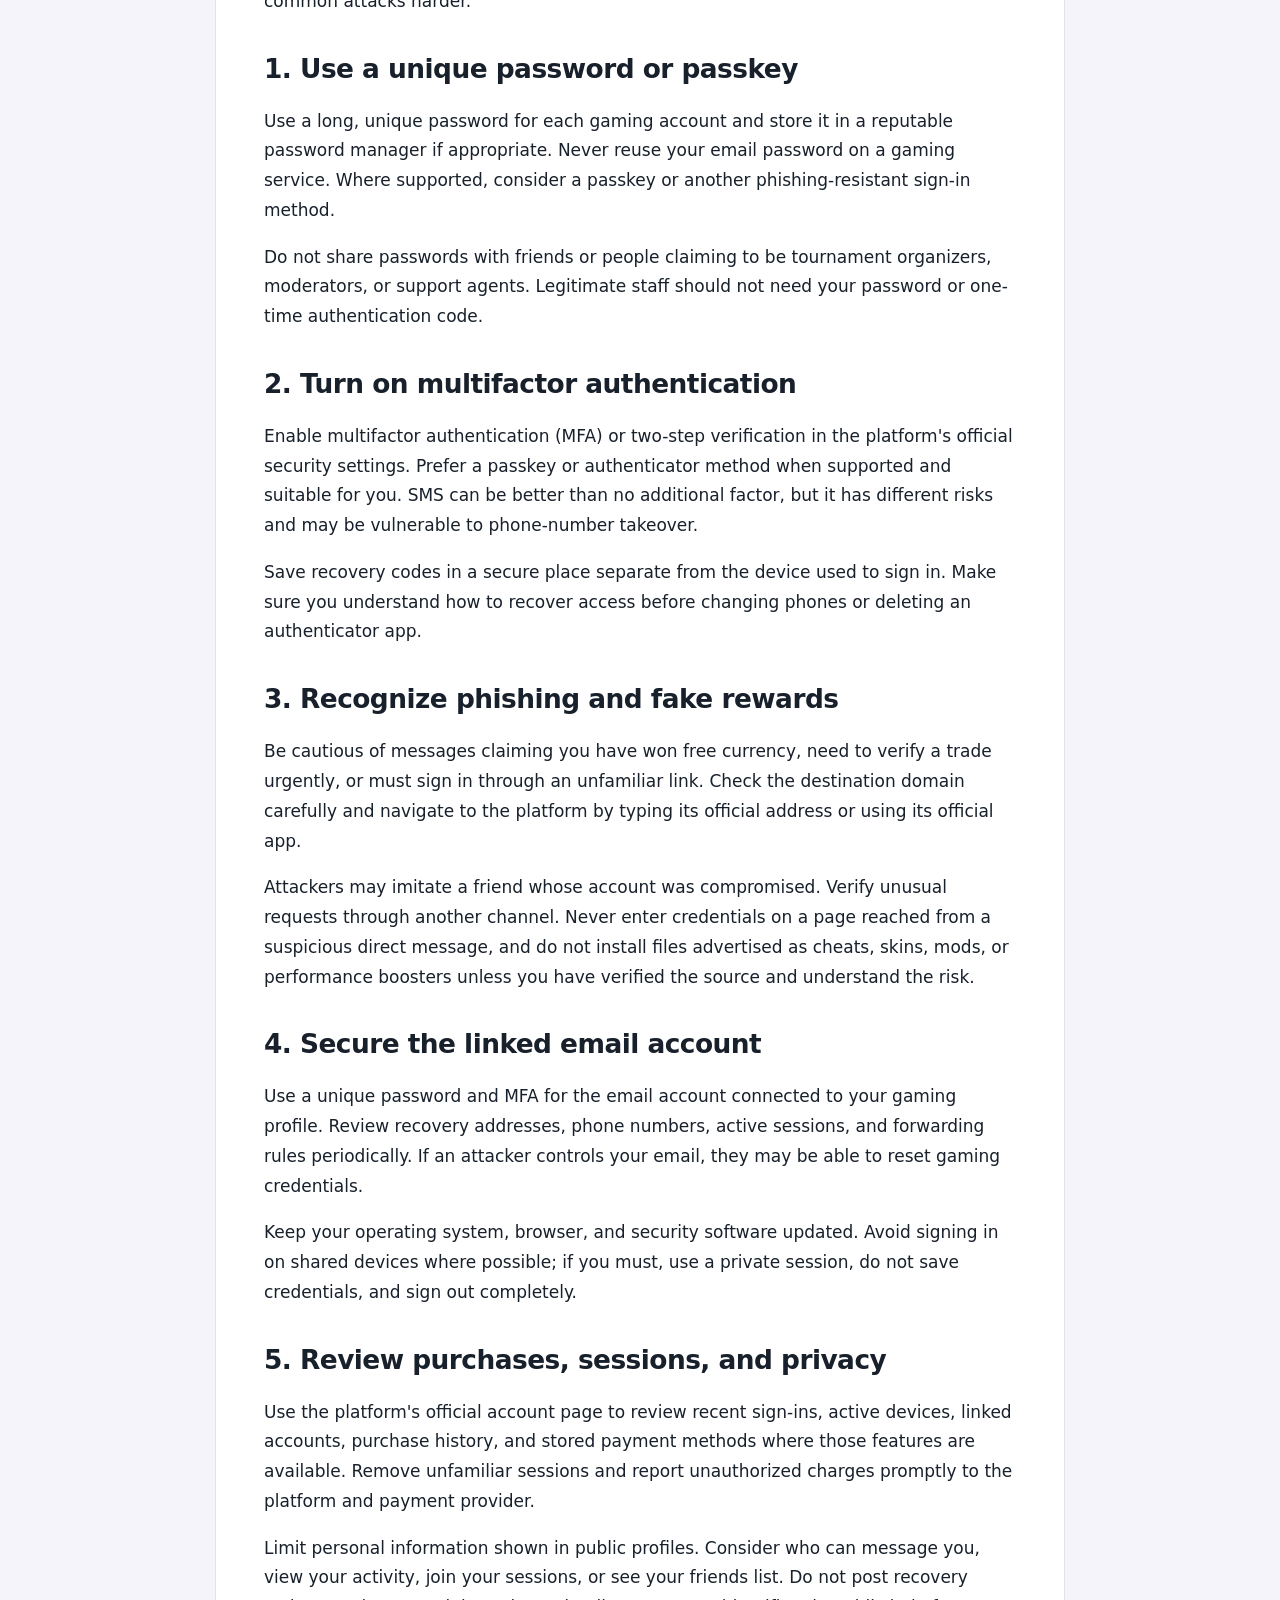
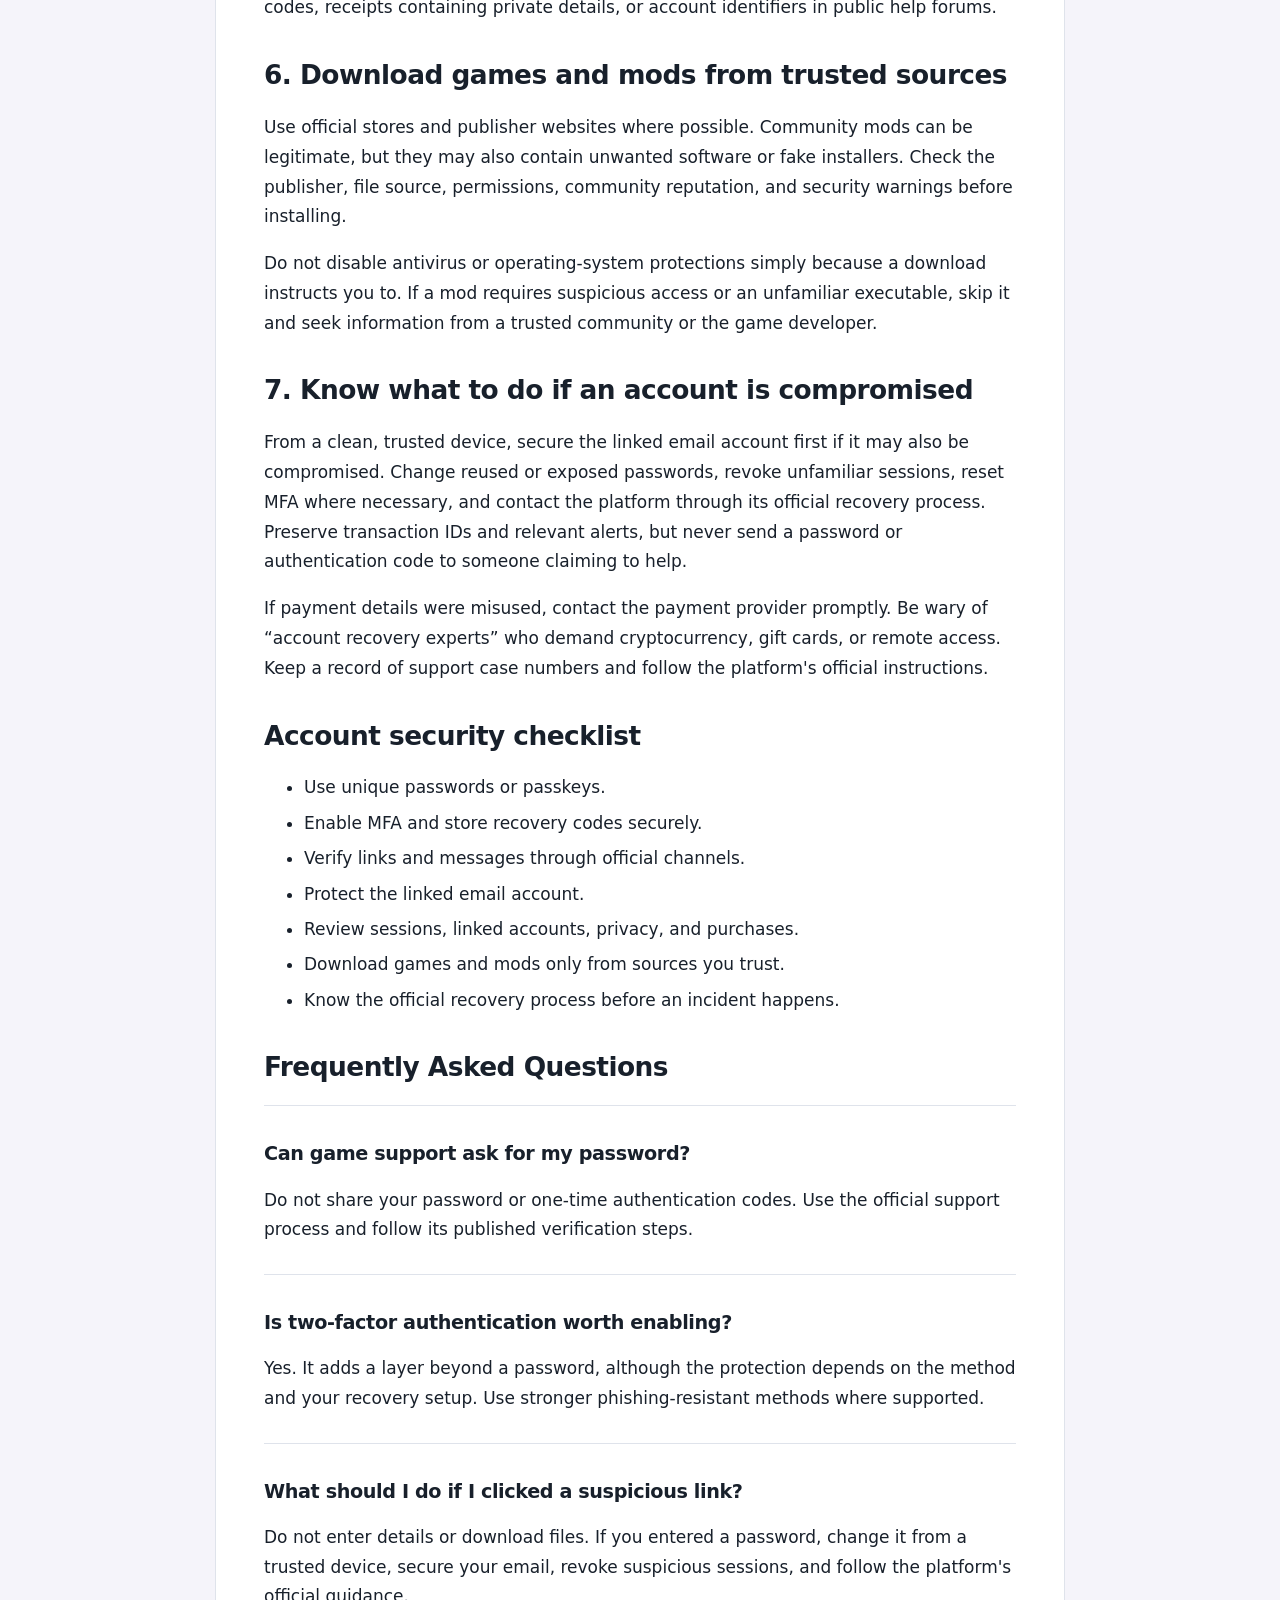
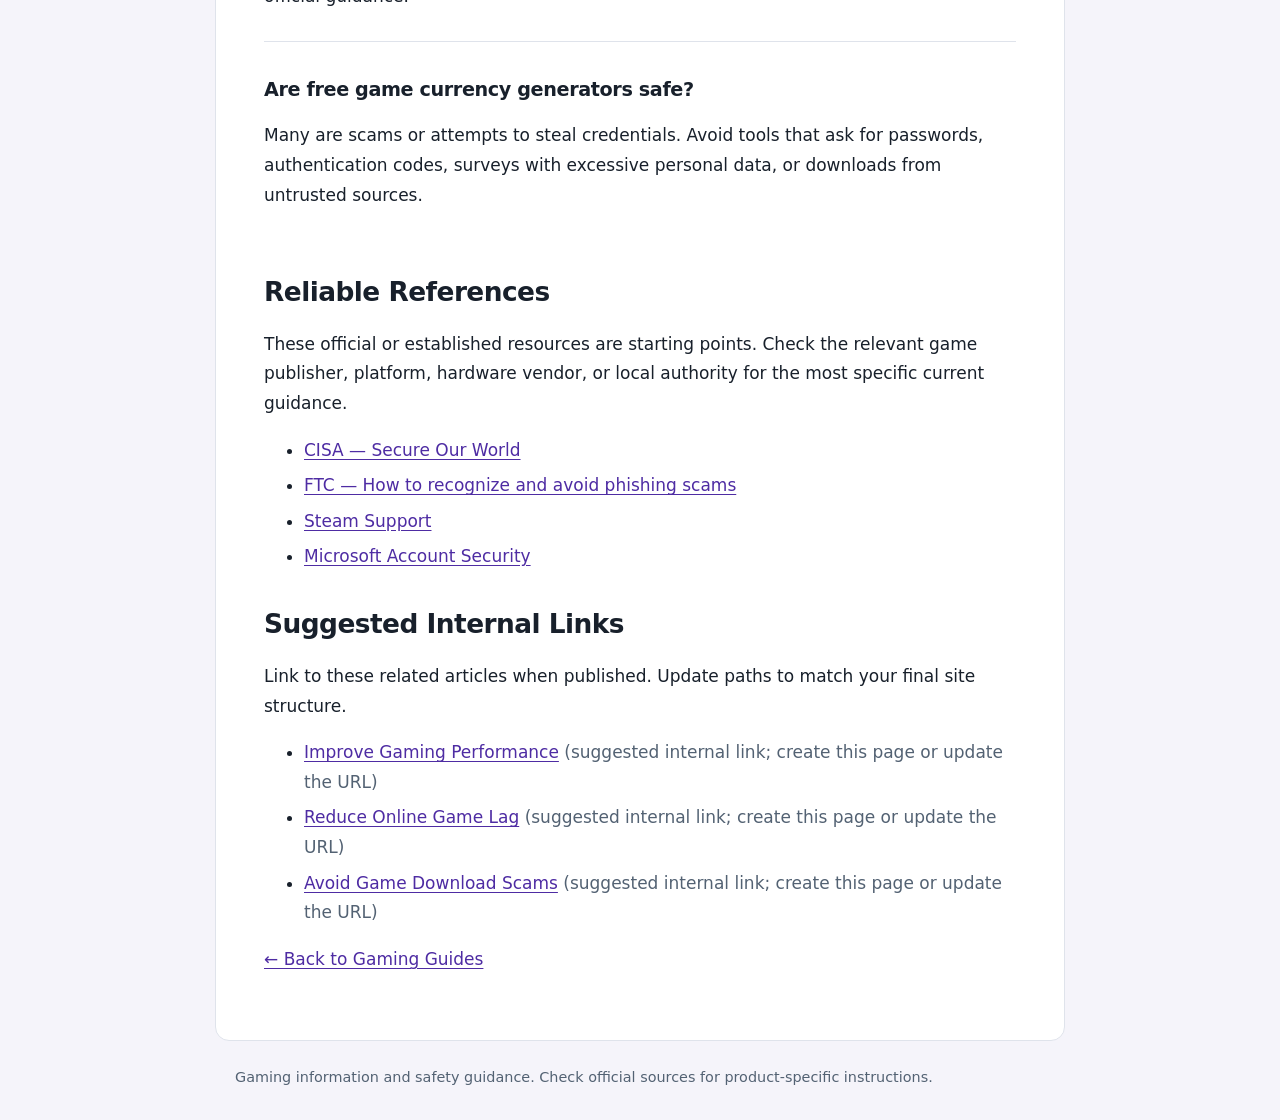
<file: secure-your-gaming-account.html>
<!doctype html>
<html lang="en">
<head>
  <meta charset="utf-8">
  <meta name="viewport" content="width=device-width, initial-scale=1">
  <title>How to Secure Your Gaming Account: A Player's Safety Checklist</title>
  <meta name="description" content="Protect gaming accounts from phishing, password reuse, fake giveaways, and unauthorized purchases with unique passwords, multifactor authentication, and recovery planning.">
  <meta name="robots" content="index,follow">
  <link rel="stylesheet" href="style.css">
  <!-- Replace the placeholder canonical URL with your published URL before launch. -->
  <link rel="canonical" href="https://YOUR-USERNAME.github.io/gaming/secure-your-gaming-account.html">
  <meta property="og:type" content="article">
  <meta property="og:title" content="How to Secure Your Gaming Account: A Player's Safety Checklist">
  <meta property="og:description" content="Protect gaming accounts from phishing, password reuse, fake giveaways, and unauthorized purchases with unique passwords, multifactor authentication, and recovery planning.">
</head>
<body>
<header class="site-header"><div class="header-inner"><a href="index.html">Gaming Guides</a></div></header>
<main>
  <p class="eyebrow">Gaming · Practical Guide</p>
  <h1>How to Secure Your Gaming Account: A Player's Safety Checklist</h1>
  <p class="lede">A gaming account may contain purchased games, saved progress, friends, payment methods, and personal details. A few repeatable security habits can reduce the chance of losing access.</p>
  <div class="meta-panel">
    <strong>SEO title:</strong> How to Secure Your Gaming Account: A Player's Safety Checklist<br>
    <strong>Suggested URL slug:</strong> <code>secure-your-gaming-account</code><br>
    <strong>Meta description:</strong> Protect gaming accounts from phishing, password reuse, fake giveaways, and unauthorized purchases with unique passwords, multifactor authentication, and recovery planning.<br>
    <strong>Primary keyword:</strong> how to secure your gaming account<br>
    <strong>Related keywords:</strong> gaming account security, protect game account, gaming phishing scams, multifactor authentication gaming, secure gaming password
  </div>
  <p><small>Editorial note: Verify platform-specific details and links before publication. Recommendations are general educational guidance; device and game behavior can vary by model, version, and region.</small></p>
  <nav class="toc" aria-label="Table of contents"><strong>In this article</strong><ul><li><a href="#section-1">Why gaming accounts are targeted</a></li>
<li><a href="#section-2">1. Use a unique password or passkey</a></li>
<li><a href="#section-3">2. Turn on multifactor authentication</a></li>
<li><a href="#section-4">3. Recognize phishing and fake rewards</a></li>
<li><a href="#section-5">4. Secure the linked email account</a></li>
<li><a href="#section-6">5. Review purchases, sessions, and privacy</a></li>
<li><a href="#section-7">6. Download games and mods from trusted sources</a></li>
<li><a href="#section-8">7. Know what to do if an account is compromised</a></li>
<li><a href="#section-9">Account security checklist</a></li><li><a href="#faqs">Frequently asked questions</a></li><li><a href="#references">Reliable references</a></li><li><a href="#internal-links">Internal-link suggestions</a></li></ul></nav>
  <section id="section-1"><h2>Why gaming accounts are targeted</h2>
<p>Attackers may try to steal accounts through reused passwords, fake support messages, phishing pages, malicious downloads, or offers that promise free currency and rare items. A compromised email account can also make it easier to reset other accounts.</p>
<p>Treat account protection as a combination of prevention and recovery. No single setting can eliminate every risk, but strong sign-in controls and careful verification make many common attacks harder.</p>
</section><section id="section-2"><h2>1. Use a unique password or passkey</h2>
<p>Use a long, unique password for each gaming account and store it in a reputable password manager if appropriate. Never reuse your email password on a gaming service. Where supported, consider a passkey or another phishing-resistant sign-in method.</p>
<p>Do not share passwords with friends or people claiming to be tournament organizers, moderators, or support agents. Legitimate staff should not need your password or one-time authentication code.</p>
</section><section id="section-3"><h2>2. Turn on multifactor authentication</h2>
<p>Enable multifactor authentication (MFA) or two-step verification in the platform's official security settings. Prefer a passkey or authenticator method when supported and suitable for you. SMS can be better than no additional factor, but it has different risks and may be vulnerable to phone-number takeover.</p>
<p>Save recovery codes in a secure place separate from the device used to sign in. Make sure you understand how to recover access before changing phones or deleting an authenticator app.</p>
</section><section id="section-4"><h2>3. Recognize phishing and fake rewards</h2>
<p>Be cautious of messages claiming you have won free currency, need to verify a trade urgently, or must sign in through an unfamiliar link. Check the destination domain carefully and navigate to the platform by typing its official address or using its official app.</p>
<p>Attackers may imitate a friend whose account was compromised. Verify unusual requests through another channel. Never enter credentials on a page reached from a suspicious direct message, and do not install files advertised as cheats, skins, mods, or performance boosters unless you have verified the source and understand the risk.</p>
</section><section id="section-5"><h2>4. Secure the linked email account</h2>
<p>Use a unique password and MFA for the email account connected to your gaming profile. Review recovery addresses, phone numbers, active sessions, and forwarding rules periodically. If an attacker controls your email, they may be able to reset gaming credentials.</p>
<p>Keep your operating system, browser, and security software updated. Avoid signing in on shared devices where possible; if you must, use a private session, do not save credentials, and sign out completely.</p>
</section><section id="section-6"><h2>5. Review purchases, sessions, and privacy</h2>
<p>Use the platform's official account page to review recent sign-ins, active devices, linked accounts, purchase history, and stored payment methods where those features are available. Remove unfamiliar sessions and report unauthorized charges promptly to the platform and payment provider.</p>
<p>Limit personal information shown in public profiles. Consider who can message you, view your activity, join your sessions, or see your friends list. Do not post recovery codes, receipts containing private details, or account identifiers in public help forums.</p>
</section><section id="section-7"><h2>6. Download games and mods from trusted sources</h2>
<p>Use official stores and publisher websites where possible. Community mods can be legitimate, but they may also contain unwanted software or fake installers. Check the publisher, file source, permissions, community reputation, and security warnings before installing.</p>
<p>Do not disable antivirus or operating-system protections simply because a download instructs you to. If a mod requires suspicious access or an unfamiliar executable, skip it and seek information from a trusted community or the game developer.</p>
</section><section id="section-8"><h2>7. Know what to do if an account is compromised</h2>
<p>From a clean, trusted device, secure the linked email account first if it may also be compromised. Change reused or exposed passwords, revoke unfamiliar sessions, reset MFA where necessary, and contact the platform through its official recovery process. Preserve transaction IDs and relevant alerts, but never send a password or authentication code to someone claiming to help.</p>
<p>If payment details were misused, contact the payment provider promptly. Be wary of “account recovery experts” who demand cryptocurrency, gift cards, or remote access. Keep a record of support case numbers and follow the platform's official instructions.</p>
</section><section id="section-9"><h2>Account security checklist</h2>
<ul><li>Use unique passwords or passkeys.</li><li>Enable MFA and store recovery codes securely.</li><li>Verify links and messages through official channels.</li><li>Protect the linked email account.</li><li>Review sessions, linked accounts, privacy, and purchases.</li><li>Download games and mods only from sources you trust.</li><li>Know the official recovery process before an incident happens.</li></ul>
</section>
  <section id="faqs"><h2>Frequently Asked Questions</h2><div class="faq"><h3>Can game support ask for my password?</h3><p>Do not share your password or one-time authentication codes. Use the official support process and follow its published verification steps.</p></div>
<div class="faq"><h3>Is two-factor authentication worth enabling?</h3><p>Yes. It adds a layer beyond a password, although the protection depends on the method and your recovery setup. Use stronger phishing-resistant methods where supported.</p></div>
<div class="faq"><h3>What should I do if I clicked a suspicious link?</h3><p>Do not enter details or download files. If you entered a password, change it from a trusted device, secure your email, revoke suspicious sessions, and follow the platform's official guidance.</p></div>
<div class="faq"><h3>Are free game currency generators safe?</h3><p>Many are scams or attempts to steal credentials. Avoid tools that ask for passwords, authentication codes, surveys with excessive personal data, or downloads from untrusted sources.</p></div></section>
  <section id="references"><h2>Reliable References</h2><p>These official or established resources are starting points. Check the relevant game publisher, platform, hardware vendor, or local authority for the most specific current guidance.</p><ul><li><a href="https://www.cisa.gov/secure-our-world" rel="noopener noreferrer">CISA — Secure Our World</a></li>
<li><a href="https://consumer.ftc.gov/articles/how-recognize-and-avoid-phishing-scams" rel="noopener noreferrer">FTC — How to recognize and avoid phishing scams</a></li>
<li><a href="https://help.steampowered.com/" rel="noopener noreferrer">Steam Support</a></li>
<li><a href="https://support.microsoft.com/account-billing" rel="noopener noreferrer">Microsoft Account Security</a></li></ul></section>
  <section id="internal-links"><h2>Suggested Internal Links</h2><p>Link to these related articles when published. Update paths to match your final site structure.</p><ul><li><a href="/gaming/improve-gaming-performance.html">Improve Gaming Performance</a> <span class="muted">(suggested internal link; create this page or update the URL)</span></li>
<li><a href="/gaming/reduce-online-game-lag.html">Reduce Online Game Lag</a> <span class="muted">(suggested internal link; create this page or update the URL)</span></li>
<li><a href="/gaming/avoid-game-download-scams.html">Avoid Game Download Scams</a> <span class="muted">(suggested internal link; create this page or update the URL)</span></li></ul></section>
  <p><a href="index.html">← Back to Gaming Guides</a></p>
</main>
<footer class="site-footer"><div>Gaming information and safety guidance. Check official sources for product-specific instructions.</div></footer>
</body>
</html>
</file>
<file: style.css>
:root{--ink:#18202b;--muted:#536273;--brand:#6b3cc8;--line:#dfe3eb;--paper:#fff;--wash:#f5f4fa;--link:#4e2ca3}
*{box-sizing:border-box}
html{scroll-behavior:smooth}
body{margin:0;background:var(--wash);color:var(--ink);font:17px/1.75 system-ui,-apple-system,BlinkMacSystemFont,"Segoe UI",sans-serif}
a{color:var(--link);text-underline-offset:3px}
.site-header{background:#21133e;color:#fff;padding:1rem 1.25rem}
.header-inner,main,.site-footer{max-width:850px;margin:auto}
.site-header a{color:#fff;text-decoration:none;font-weight:750}
main{background:var(--paper);padding:clamp(1.2rem,4vw,3rem);margin:1.5rem auto;border:1px solid var(--line);border-radius:14px}
.eyebrow{color:var(--brand);font-size:.82rem;font-weight:800;letter-spacing:.08em;text-transform:uppercase}
h1,h2,h3{line-height:1.25;letter-spacing:-.02em}
h1{font-size:clamp(2rem,5vw,3rem);margin:.35rem 0 1rem}
h2{font-size:1.65rem;margin-top:2.2rem}
h3{font-size:1.2rem;margin-top:1.5rem}
.lede{font-size:1.15rem;color:#354554}
.meta-panel,.tip,.warning{padding:1rem 1.1rem;border-radius:10px;margin:1.2rem 0}
.meta-panel{background:#f2edff;border:1px solid #ddd0ff;font-size:.92rem}
.tip{background:#f0f7ff;border-left:4px solid #2878b8}
.warning{background:#fff5e9;border-left:4px solid #b86a13}
.toc{background:#f8f8fb;border:1px solid var(--line);padding:1rem 1.25rem;border-radius:10px}
.toc ul{margin:.4rem 0}
li{margin:.35rem 0}
.faq{border-top:1px solid var(--line);padding:.75rem 0}
.site-footer{padding:0 1.25rem 2rem;color:var(--muted);font-size:.9rem}
small,.muted{color:var(--muted)}
code{overflow-wrap:anywhere}
@media(max-width:600px){body{font-size:16px}main{margin:.75rem;border-radius:10px}h2{font-size:1.4rem}}
</file>
